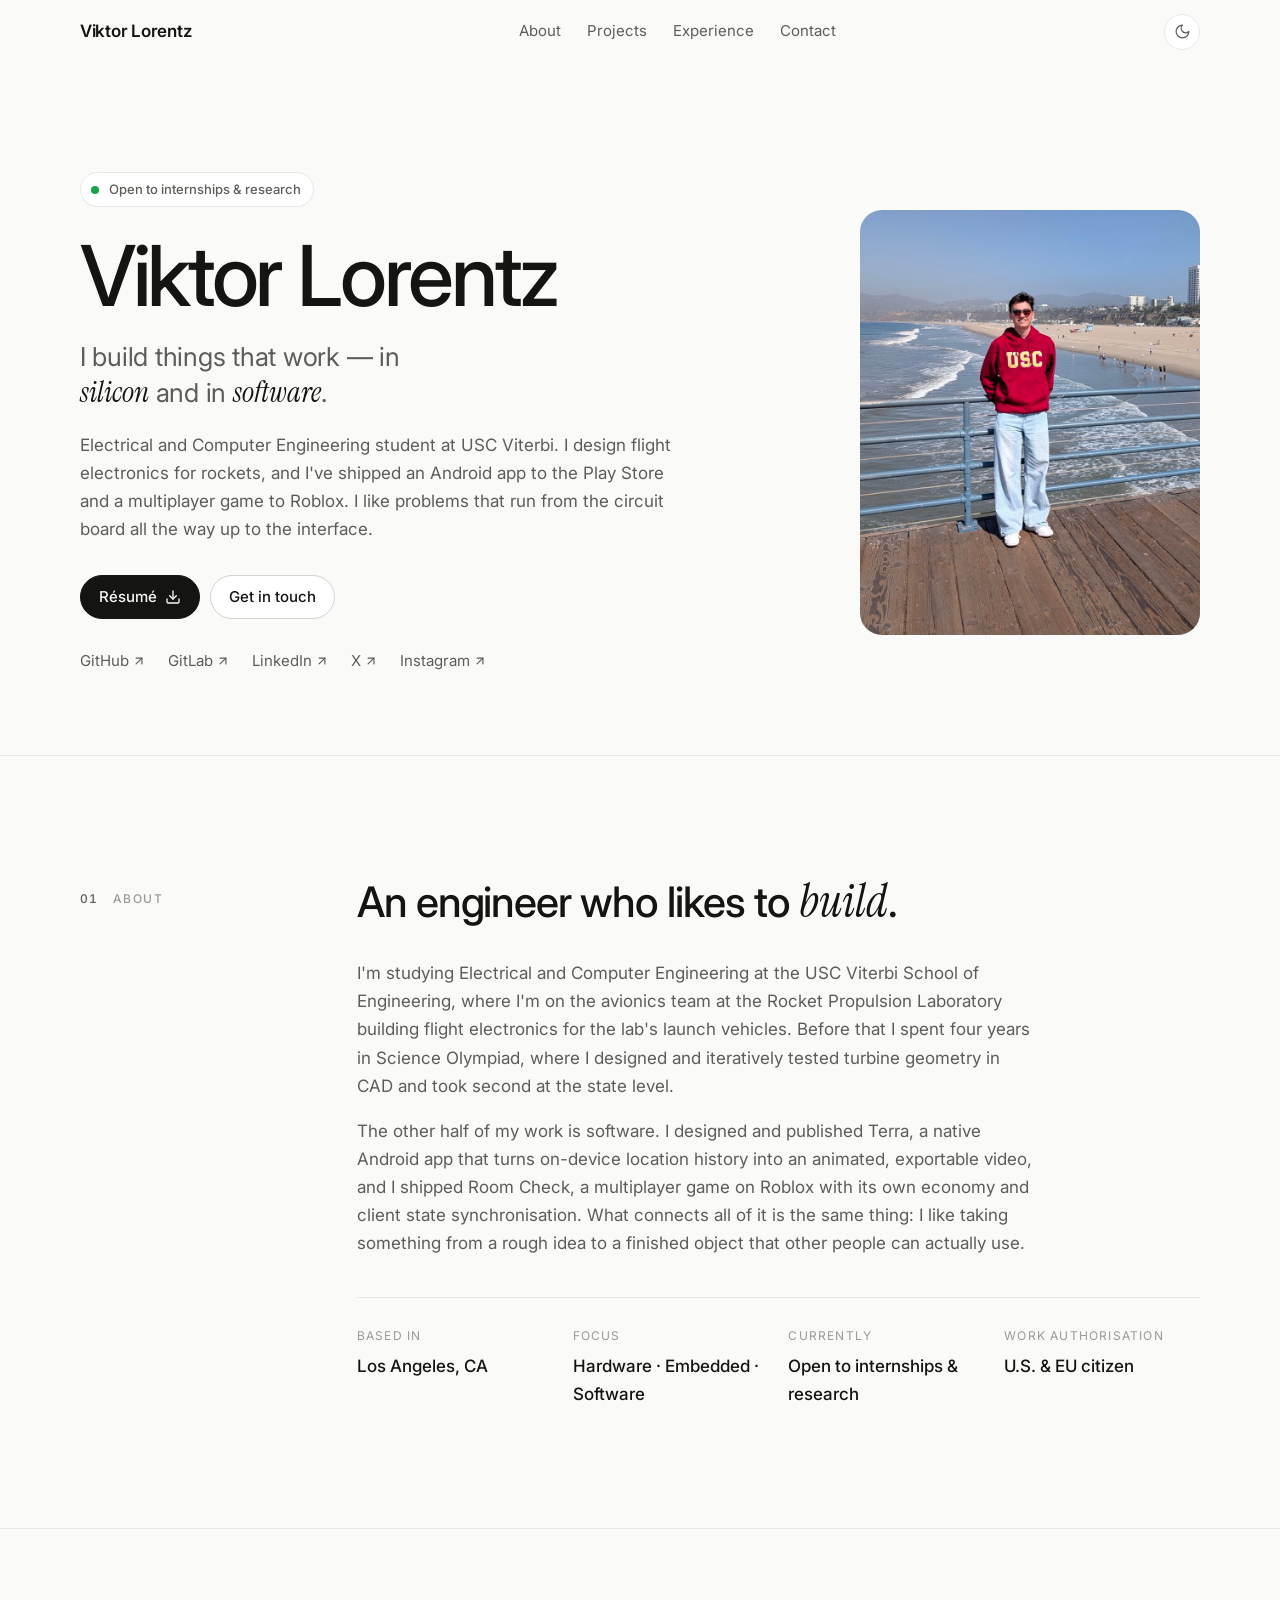
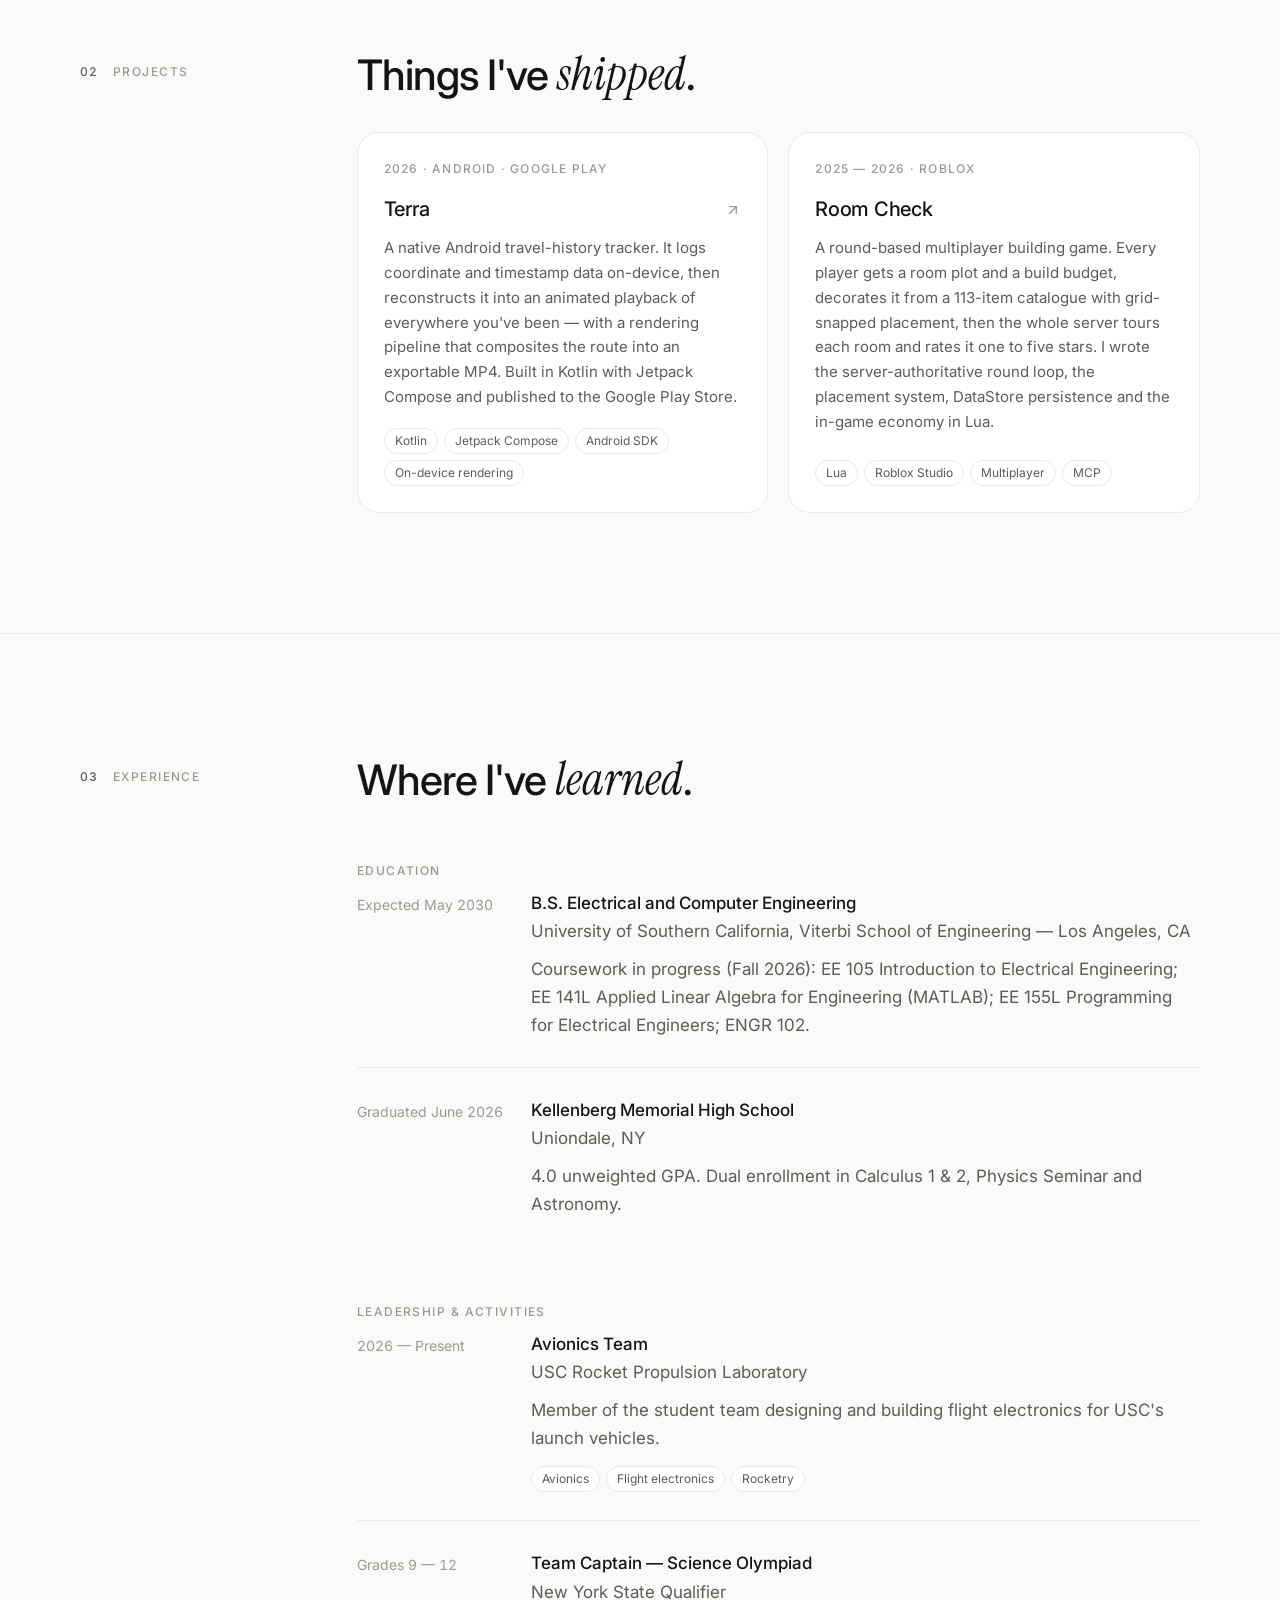
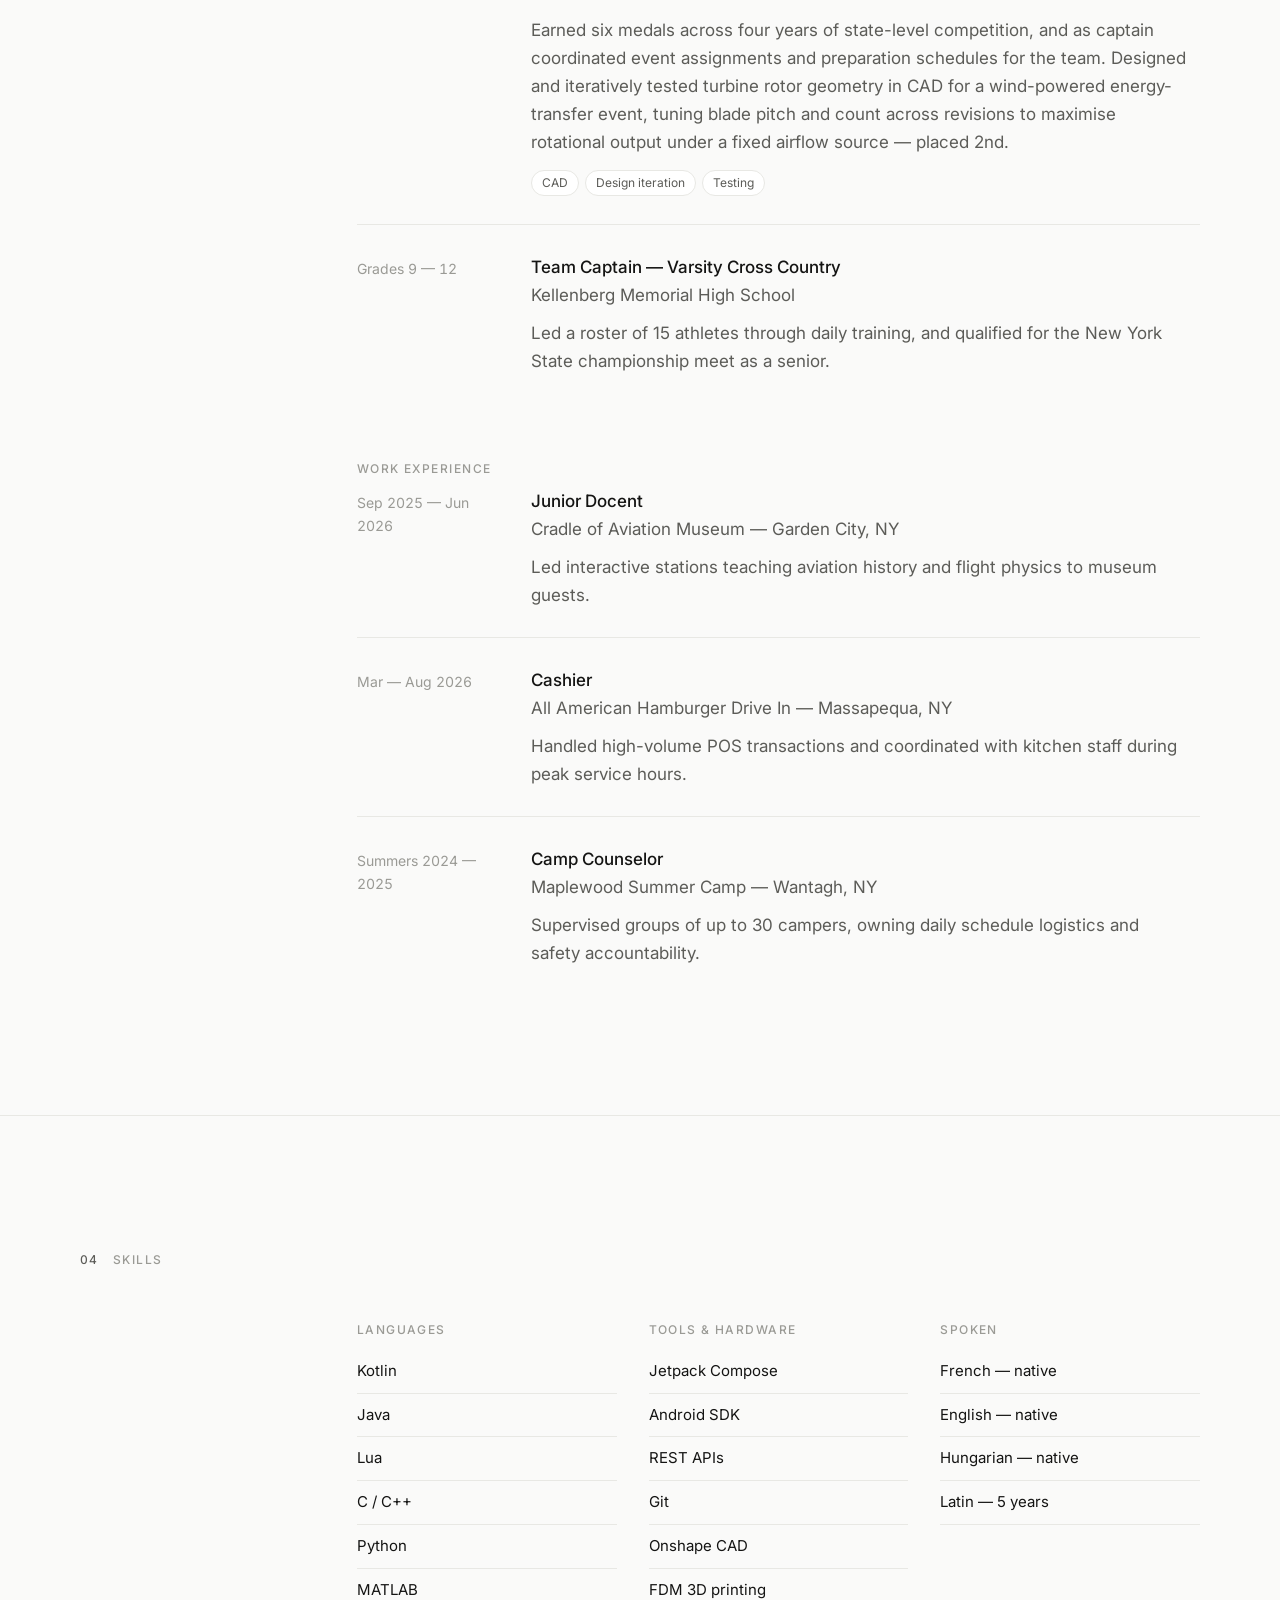
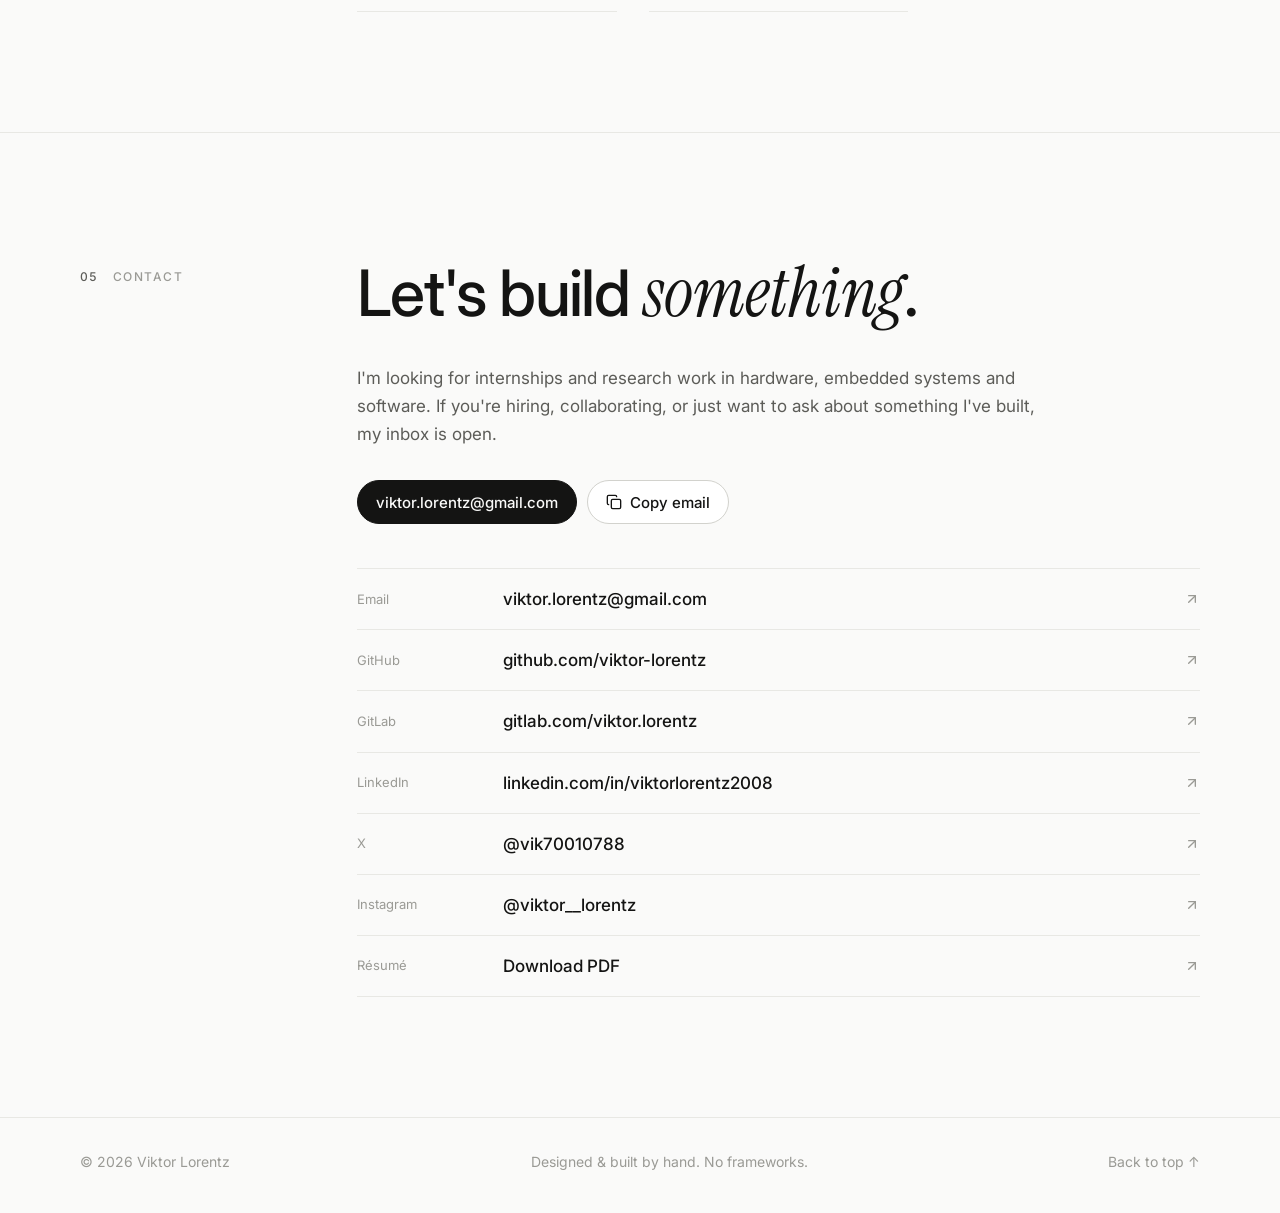
<file: index.html>
<!doctype html>
<html lang="en">
<head>
  <meta charset="utf-8">
  <meta name="viewport" content="width=device-width, initial-scale=1">

  <title>Viktor Lorentz — Electrical &amp; Computer Engineering</title>
  <meta name="description" content="Viktor Lorentz is an Electrical and Computer Engineering student at USC Viterbi working across hardware and software — flight avionics, embedded systems, and shipped applications.">
  <meta name="author" content="Viktor Lorentz">
  <meta name="theme-color" content="#fafaf9" media="(prefers-color-scheme: light)">
  <meta name="theme-color" content="#0c0c0c" media="(prefers-color-scheme: dark)">

  <link rel="canonical" href="https://viktor-lorentz.github.io/">

  <!-- Social preview card (assets/og.jpg, 1200×630) -->
  <meta property="og:type" content="website">
  <meta property="og:url" content="https://viktor-lorentz.github.io/">
  <meta property="og:title" content="Viktor Lorentz — Electrical &amp; Computer Engineering">
  <meta property="og:description" content="ECE student at USC Viterbi. Hardware, embedded systems and software that ships.">
  <meta property="og:image" content="https://viktor-lorentz.github.io/assets/og.jpg">
  <meta property="og:image:width" content="1200">
  <meta property="og:image:height" content="630">
  <meta name="twitter:card" content="summary_large_image">
  <meta name="twitter:image" content="https://viktor-lorentz.github.io/assets/og.jpg">

  <link rel="icon" href="data:image/svg+xml,%3Csvg xmlns='http://www.w3.org/2000/svg' viewBox='0 0 64 64'%3E%3Crect width='64' height='64' rx='14' fill='%23141413'/%3E%3Ctext x='32' y='43' font-family='Inter,Helvetica,Arial,sans-serif' font-size='30' font-weight='600' fill='%23ffffff' text-anchor='middle'%3EVL%3C/text%3E%3C/svg%3E">

  <link rel="preconnect" href="https://fonts.googleapis.com">
  <link rel="preconnect" href="https://fonts.gstatic.com" crossorigin>
  <link href="https://fonts.googleapis.com/css2?family=Inter:wght@400;500;600&family=Instrument+Serif:ital@0;1&display=swap" rel="stylesheet">
  <link rel="stylesheet" href="styles.css">

  <!-- Apply the saved theme before first paint so there is no flash -->
  <script>
    (function () {
      var t = null;
      try { t = localStorage.getItem('theme'); } catch (e) {}
      if (!t) t = window.matchMedia('(prefers-color-scheme: dark)').matches ? 'dark' : 'light';
      document.documentElement.setAttribute('data-theme', t);
    })();
  </script>

  <script type="application/ld+json">
  {
    "@context": "https://schema.org",
    "@type": "Person",
    "name": "Viktor Lorentz",
    "jobTitle": "Electrical and Computer Engineering Student",
    "url": "https://viktor-lorentz.github.io/",
    "image": "https://viktor-lorentz.github.io/assets/portrait.jpg",
    "email": "mailto:viktor.lorentz@gmail.com",
    "alumniOf": "University of Southern California, Viterbi School of Engineering",
    "address": { "@type": "PostalAddress", "addressLocality": "Los Angeles", "addressRegion": "CA" },
    "nationality": ["United States", "France"],
    "sameAs": [
      "https://github.com/viktor-lorentz",
      "https://gitlab.com/viktor.lorentz",
      "https://www.linkedin.com/in/viktorlorentz2008",
      "https://x.com/vik70010788",
      "https://instagram.com/viktor__lorentz"
    ]
  }
  </script>
</head>

<body id="top">
  <a class="skip" href="#main">Skip to content</a>

  <!-- ============================== NAV ============================== -->
  <header class="nav">
    <div class="container">
      <a class="brand" href="#top" aria-label="Viktor Lorentz — back to top">
        <span class="brand-full">Viktor Lorentz</span>
        <span class="brand-mono" aria-hidden="true">VL</span>
      </a>

      <nav class="nav-links" aria-label="Sections">
        <a href="#about">About</a>
        <a href="#projects">Projects</a>
        <a href="#experience">Experience</a>
        <a href="#contact">Contact</a>
      </nav>

      <div class="nav-right">
        <button class="icon-btn" type="button" data-theme-toggle aria-label="Switch to dark mode">
          <svg class="i-moon" viewBox="0 0 24 24" fill="none" stroke="currentColor" stroke-width="1.75" stroke-linecap="round" stroke-linejoin="round" aria-hidden="true"><path d="M12 3a6 6 0 0 0 9 9 9 9 0 1 1-9-9Z"/></svg>
          <svg class="i-sun" viewBox="0 0 24 24" fill="none" stroke="currentColor" stroke-width="1.75" stroke-linecap="round" stroke-linejoin="round" aria-hidden="true"><circle cx="12" cy="12" r="4"/><path d="M12 2v2"/><path d="M12 20v2"/><path d="m4.93 4.93 1.41 1.41"/><path d="m17.66 17.66 1.41 1.41"/><path d="M2 12h2"/><path d="M20 12h2"/><path d="m6.34 17.66-1.41 1.41"/><path d="m19.07 4.93-1.41 1.41"/></svg>
        </button>
      </div>
    </div>
  </header>

  <main id="main">

    <!-- ============================== HERO ============================== -->
    <section class="hero" aria-labelledby="hero-title">
      <div class="container hero-grid">
        <div class="hero-text">
          <p class="status reveal"><span class="dot" aria-hidden="true"></span>Open to internships &amp; research</p>

          <h1 id="hero-title" class="reveal">Viktor Lorentz</h1>

          <p class="lede reveal">I build things that work — in <em>silicon</em> and in <em>software</em>.</p>

          <p class="intro reveal">Electrical and Computer Engineering student at USC Viterbi. I design flight electronics for rockets, and I've shipped an Android app to the Play Store and a multiplayer game to Roblox. I like problems that run from the circuit board all the way up to the interface.</p>

          <div class="cta reveal">
            <a class="btn btn-primary" href="assets/resume.pdf" target="_blank" rel="noopener">
              Résumé
              <svg viewBox="0 0 24 24" fill="none" stroke="currentColor" stroke-width="2" stroke-linecap="round" stroke-linejoin="round" aria-hidden="true"><path d="M21 15v4a2 2 0 0 1-2 2H5a2 2 0 0 1-2-2v-4"/><path d="m7 10 5 5 5-5"/><path d="M12 15V3"/></svg>
            </a>
            <a class="btn" href="#contact">Get in touch</a>
          </div>

          <ul class="socials reveal" aria-label="Social links">
            <li><a href="https://github.com/viktor-lorentz" target="_blank" rel="noopener">GitHub<svg class="arrow" viewBox="0 0 24 24" fill="none" stroke="currentColor" stroke-width="2" stroke-linecap="round" stroke-linejoin="round" aria-hidden="true"><path d="M7 17 17 7"/><path d="M7 7h10v10"/></svg></a></li>
            <li><a href="https://gitlab.com/viktor.lorentz" target="_blank" rel="noopener">GitLab<svg class="arrow" viewBox="0 0 24 24" fill="none" stroke="currentColor" stroke-width="2" stroke-linecap="round" stroke-linejoin="round" aria-hidden="true"><path d="M7 17 17 7"/><path d="M7 7h10v10"/></svg></a></li>
            <li><a href="https://www.linkedin.com/in/viktorlorentz2008" target="_blank" rel="noopener">LinkedIn<svg class="arrow" viewBox="0 0 24 24" fill="none" stroke="currentColor" stroke-width="2" stroke-linecap="round" stroke-linejoin="round" aria-hidden="true"><path d="M7 17 17 7"/><path d="M7 7h10v10"/></svg></a></li>
            <li><a href="https://x.com/vik70010788" target="_blank" rel="noopener">X<svg class="arrow" viewBox="0 0 24 24" fill="none" stroke="currentColor" stroke-width="2" stroke-linecap="round" stroke-linejoin="round" aria-hidden="true"><path d="M7 17 17 7"/><path d="M7 7h10v10"/></svg></a></li>
            <li><a href="https://instagram.com/viktor__lorentz" target="_blank" rel="noopener">Instagram<svg class="arrow" viewBox="0 0 24 24" fill="none" stroke="currentColor" stroke-width="2" stroke-linecap="round" stroke-linejoin="round" aria-hidden="true"><path d="M7 17 17 7"/><path d="M7 7h10v10"/></svg></a></li>
          </ul>
        </div>

        <figure class="hero-media reveal">
          <img class="portrait" src="assets/portrait.jpg" alt="Viktor Lorentz" width="800" height="1000">
        </figure>
      </div>
    </section>

    <!-- ============================== ABOUT ============================== -->
    <section id="about" class="section" aria-labelledby="about-title">
      <div class="container section-grid">
        <p class="section-label reveal"><span>01</span>About</p>
        <div class="section-body">
          <h2 id="about-title" class="reveal">An engineer who likes to <em>build</em>.</h2>

          <div class="prose reveal">
            <p>I'm studying Electrical and Computer Engineering at the USC Viterbi School of Engineering, where I'm on the avionics team at the Rocket Propulsion Laboratory building flight electronics for the lab's launch vehicles. Before that I spent four years in Science Olympiad, where I designed and iteratively tested turbine geometry in CAD and took second at the state level.</p>
            <p>The other half of my work is software. I designed and published Terra, a native Android app that turns on-device location history into an animated, exportable video, and I shipped Room Check, a multiplayer game on Roblox with its own economy and client state synchronisation. What connects all of it is the same thing: I like taking something from a rough idea to a finished object that other people can actually use.</p>
          </div>

          <dl class="facts reveal">
            <div><dt>Based in</dt><dd>Los Angeles, CA</dd></div>
            <div><dt>Focus</dt><dd>Hardware · Embedded · Software</dd></div>
            <div><dt>Currently</dt><dd>Open to internships &amp; research</dd></div>
            <div><dt>Work authorisation</dt><dd>U.S. &amp; EU citizen</dd></div>
          </dl>

        </div>
      </div>
    </section>

    <!-- ============================== PROJECTS ============================== -->
    <section id="projects" class="section" aria-labelledby="projects-title">
      <div class="container section-grid">
        <p class="section-label reveal"><span>02</span>Projects</p>
        <div class="section-body">
          <h2 id="projects-title" class="reveal">Things I've <em>shipped</em>.</h2>

          <ul class="projects">
            <li class="reveal">
              <a class="card" href="https://play.google.com/store/apps/details?id=com.terra.app" target="_blank" rel="noopener">
                <p class="card-meta">2026 · Android · Google Play</p>
                <div class="card-title"><span>Terra</span><svg class="arrow" viewBox="0 0 24 24" fill="none" stroke="currentColor" stroke-width="2" stroke-linecap="round" stroke-linejoin="round" aria-hidden="true"><path d="M7 17 17 7"/><path d="M7 7h10v10"/></svg></div>
                <p class="card-desc">A native Android travel-history tracker. It logs coordinate and timestamp data on-device, then reconstructs it into an animated playback of everywhere you've been — with a rendering pipeline that composites the route into an exportable MP4. Built in Kotlin with Jetpack Compose and published to the Google Play Store.</p>
                <ul class="tags"><li>Kotlin</li><li>Jetpack Compose</li><li>Android SDK</li><li>On-device rendering</li></ul>
              </a>
            </li>

            <li class="reveal">
              <!-- EDIT ▸ Got the Roblox link? Change this <div> to
                   <a class="card" href="YOUR_URL" target="_blank" rel="noopener"> and close with </a>. -->
              <div class="card card-static">
                <p class="card-meta">2025 — 2026 · Roblox</p>
                <div class="card-title"><span>Room Check</span></div>
                <p class="card-desc">A round-based multiplayer building game. Every player gets a room plot and a build budget, decorates it from a 113-item catalogue with grid-snapped placement, then the whole server tours each room and rates it one to five stars. I wrote the server-authoritative round loop, the placement system, DataStore persistence and the in-game economy in Lua.</p>
                <ul class="tags"><li>Lua</li><li>Roblox Studio</li><li>Multiplayer</li><li>MCP</li></ul>
              </div>
            </li>
          </ul>
        </div>
      </div>
    </section>

    <!-- ============================== EXPERIENCE ============================== -->
    <section id="experience" class="section" aria-labelledby="experience-title">
      <div class="container section-grid">
        <p class="section-label reveal"><span>03</span>Experience</p>
        <div class="section-body">
          <h2 id="experience-title" class="reveal">Where I've <em>learned</em>.</h2>

          <h3 class="subhead reveal">Education</h3>
          <ol class="xp">
            <li class="xp-item reveal">
              <p class="xp-when">Expected May 2030</p>
              <div>
                <h3 class="xp-role">B.S. Electrical and Computer Engineering</h3>
                <p class="xp-org">University of Southern California, Viterbi School of Engineering — Los Angeles, CA</p>
                <p class="xp-desc">Coursework in progress (Fall 2026): EE 105 Introduction to Electrical Engineering; EE 141L Applied Linear Algebra for Engineering (MATLAB); EE 155L Programming for Electrical Engineers; ENGR 102.</p>
              </div>
            </li>
            <li class="xp-item reveal">
              <p class="xp-when">Graduated June 2026</p>
              <div>
                <h3 class="xp-role">Kellenberg Memorial High School</h3>
                <p class="xp-org">Uniondale, NY</p>
                <p class="xp-desc">4.0 unweighted GPA. Dual enrollment in Calculus 1 &amp; 2, Physics Seminar and Astronomy.</p>
              </div>
            </li>
          </ol>

          <h3 class="subhead reveal">Leadership &amp; Activities</h3>
          <ol class="xp">
            <li class="xp-item reveal">
              <p class="xp-when">2026 — Present</p>
              <div>
                <h3 class="xp-role">Avionics Team</h3>
                <p class="xp-org">USC Rocket Propulsion Laboratory</p>
                <p class="xp-desc">Member of the student team designing and building flight electronics for USC's launch vehicles.</p>
                <ul class="tags"><li>Avionics</li><li>Flight electronics</li><li>Rocketry</li></ul>
              </div>
            </li>
            <li class="xp-item reveal">
              <p class="xp-when">Grades 9 — 12</p>
              <div>
                <h3 class="xp-role">Team Captain — Science Olympiad</h3>
                <p class="xp-org">New York State Qualifier</p>
                <p class="xp-desc">Earned six medals across four years of state-level competition, and as captain coordinated event assignments and preparation schedules for the team. Designed and iteratively tested turbine rotor geometry in CAD for a wind-powered energy-transfer event, tuning blade pitch and count across revisions to maximise rotational output under a fixed airflow source — placed 2nd.</p>
                <ul class="tags"><li>CAD</li><li>Design iteration</li><li>Testing</li></ul>
              </div>
            </li>
            <li class="xp-item reveal">
              <p class="xp-when">Grades 9 — 12</p>
              <div>
                <h3 class="xp-role">Team Captain — Varsity Cross Country</h3>
                <p class="xp-org">Kellenberg Memorial High School</p>
                <p class="xp-desc">Led a roster of 15 athletes through daily training, and qualified for the New York State championship meet as a senior.</p>
              </div>
            </li>
          </ol>

          <h3 class="subhead reveal">Work Experience</h3>
          <ol class="xp">
            <li class="xp-item reveal">
              <p class="xp-when">Sep 2025 — Jun 2026</p>
              <div>
                <h3 class="xp-role">Junior Docent</h3>
                <p class="xp-org">Cradle of Aviation Museum — Garden City, NY</p>
                <p class="xp-desc">Led interactive stations teaching aviation history and flight physics to museum guests.</p>
              </div>
            </li>
            <li class="xp-item reveal">
              <p class="xp-when">Mar — Aug 2026</p>
              <div>
                <h3 class="xp-role">Cashier</h3>
                <p class="xp-org">All American Hamburger Drive In — Massapequa, NY</p>
                <p class="xp-desc">Handled high-volume POS transactions and coordinated with kitchen staff during peak service hours.</p>
              </div>
            </li>
            <li class="xp-item reveal">
              <p class="xp-when">Summers 2024 — 2025</p>
              <div>
                <h3 class="xp-role">Camp Counselor</h3>
                <p class="xp-org">Maplewood Summer Camp — Wantagh, NY</p>
                <p class="xp-desc">Supervised groups of up to 30 campers, owning daily schedule logistics and safety accountability.</p>
              </div>
            </li>
          </ol>
        </div>
      </div>
    </section>

    <!-- ============================== SKILLS ============================== -->
    <section id="skills" class="section" aria-labelledby="skills-title">
      <div class="container section-grid">
        <p class="section-label reveal"><span>04</span>Skills</p>
        <div class="section-body">
          <h2 id="skills-title" class="reveal">What I work <em>with</em>.</h2>

          <div class="skills reveal">
            <div>
              <h3>Languages</h3>
              <ul><li>Kotlin</li><li>Java</li><li>Lua</li><li>C / C++</li><li>Python</li><li>MATLAB</li></ul>
            </div>
            <div>
              <h3>Tools &amp; Hardware</h3>
              <ul><li>Jetpack Compose</li><li>Android SDK</li><li>REST APIs</li><li>Git</li><li>Onshape CAD</li><li>FDM 3D printing</li></ul>
            </div>
            <div>
              <h3>Spoken</h3>
              <ul><li>French — native</li><li>English — native</li><li>Hungarian — native</li><li>Latin — 5 years</li></ul>
            </div>
          </div>
        </div>
      </div>
    </section>

    <!-- ============================== CONTACT ============================== -->
    <section id="contact" class="section contact" aria-labelledby="contact-title">
      <div class="container section-grid">
        <p class="section-label reveal"><span>05</span>Contact</p>
        <div class="section-body">
          <h2 id="contact-title" class="reveal">Let's build <em>something</em>.</h2>
          <p class="prose reveal">I'm looking for internships and research work in hardware, embedded systems and software. If you're hiring, collaborating, or just want to ask about something I've built, my inbox is open.</p>

          <div class="cta reveal">
            <a class="btn btn-primary" href="mailto:viktor.lorentz@gmail.com">viktor.lorentz@gmail.com</a>
            <button class="btn" type="button" data-copy="viktor.lorentz@gmail.com">
              <svg class="i-copy" viewBox="0 0 24 24" fill="none" stroke="currentColor" stroke-width="2" stroke-linecap="round" stroke-linejoin="round" aria-hidden="true"><rect width="14" height="14" x="8" y="8" rx="2" ry="2"/><path d="M4 16c-1.1 0-2-.9-2-2V4c0-1.1.9-2 2-2h10c1.1 0 2 .9 2 2"/></svg>
              <svg class="i-check" viewBox="0 0 24 24" fill="none" stroke="currentColor" stroke-width="2" stroke-linecap="round" stroke-linejoin="round" aria-hidden="true"><path d="M20 6 9 17l-5-5"/></svg>
              <span>Copy email</span>
            </button>
          </div>

          <ul class="links reveal">
            <li><a href="mailto:viktor.lorentz@gmail.com"><span class="k">Email</span><span class="v">viktor.lorentz@gmail.com</span><svg class="arrow" viewBox="0 0 24 24" fill="none" stroke="currentColor" stroke-width="2" stroke-linecap="round" stroke-linejoin="round" aria-hidden="true"><path d="M7 17 17 7"/><path d="M7 7h10v10"/></svg></a></li>
            <li><a href="https://github.com/viktor-lorentz" target="_blank" rel="noopener"><span class="k">GitHub</span><span class="v">github.com/viktor-lorentz</span><svg class="arrow" viewBox="0 0 24 24" fill="none" stroke="currentColor" stroke-width="2" stroke-linecap="round" stroke-linejoin="round" aria-hidden="true"><path d="M7 17 17 7"/><path d="M7 7h10v10"/></svg></a></li>
            <li><a href="https://gitlab.com/viktor.lorentz" target="_blank" rel="noopener"><span class="k">GitLab</span><span class="v">gitlab.com/viktor.lorentz</span><svg class="arrow" viewBox="0 0 24 24" fill="none" stroke="currentColor" stroke-width="2" stroke-linecap="round" stroke-linejoin="round" aria-hidden="true"><path d="M7 17 17 7"/><path d="M7 7h10v10"/></svg></a></li>
            <li><a href="https://www.linkedin.com/in/viktorlorentz2008" target="_blank" rel="noopener"><span class="k">LinkedIn</span><span class="v">linkedin.com/in/viktorlorentz2008</span><svg class="arrow" viewBox="0 0 24 24" fill="none" stroke="currentColor" stroke-width="2" stroke-linecap="round" stroke-linejoin="round" aria-hidden="true"><path d="M7 17 17 7"/><path d="M7 7h10v10"/></svg></a></li>
            <li><a href="https://x.com/vik70010788" target="_blank" rel="noopener"><span class="k">X</span><span class="v">@vik70010788</span><svg class="arrow" viewBox="0 0 24 24" fill="none" stroke="currentColor" stroke-width="2" stroke-linecap="round" stroke-linejoin="round" aria-hidden="true"><path d="M7 17 17 7"/><path d="M7 7h10v10"/></svg></a></li>
            <li><a href="https://instagram.com/viktor__lorentz" target="_blank" rel="noopener"><span class="k">Instagram</span><span class="v">@viktor__lorentz</span><svg class="arrow" viewBox="0 0 24 24" fill="none" stroke="currentColor" stroke-width="2" stroke-linecap="round" stroke-linejoin="round" aria-hidden="true"><path d="M7 17 17 7"/><path d="M7 7h10v10"/></svg></a></li>
            <li><a href="assets/resume.pdf" target="_blank" rel="noopener"><span class="k">Résumé</span><span class="v">Download PDF</span><svg class="arrow" viewBox="0 0 24 24" fill="none" stroke="currentColor" stroke-width="2" stroke-linecap="round" stroke-linejoin="round" aria-hidden="true"><path d="M7 17 17 7"/><path d="M7 7h10v10"/></svg></a></li>
          </ul>
        </div>
      </div>
    </section>

  </main>

  <footer class="footer">
    <div class="container">
      <p>© <span data-year>2026</span> Viktor Lorentz</p>
      <p>Designed &amp; built by hand. No frameworks.</p>
      <a href="#top">Back to top ↑</a>
    </div>
  </footer>

  <script src="script.js"></script>
</body>
</html>
</file>
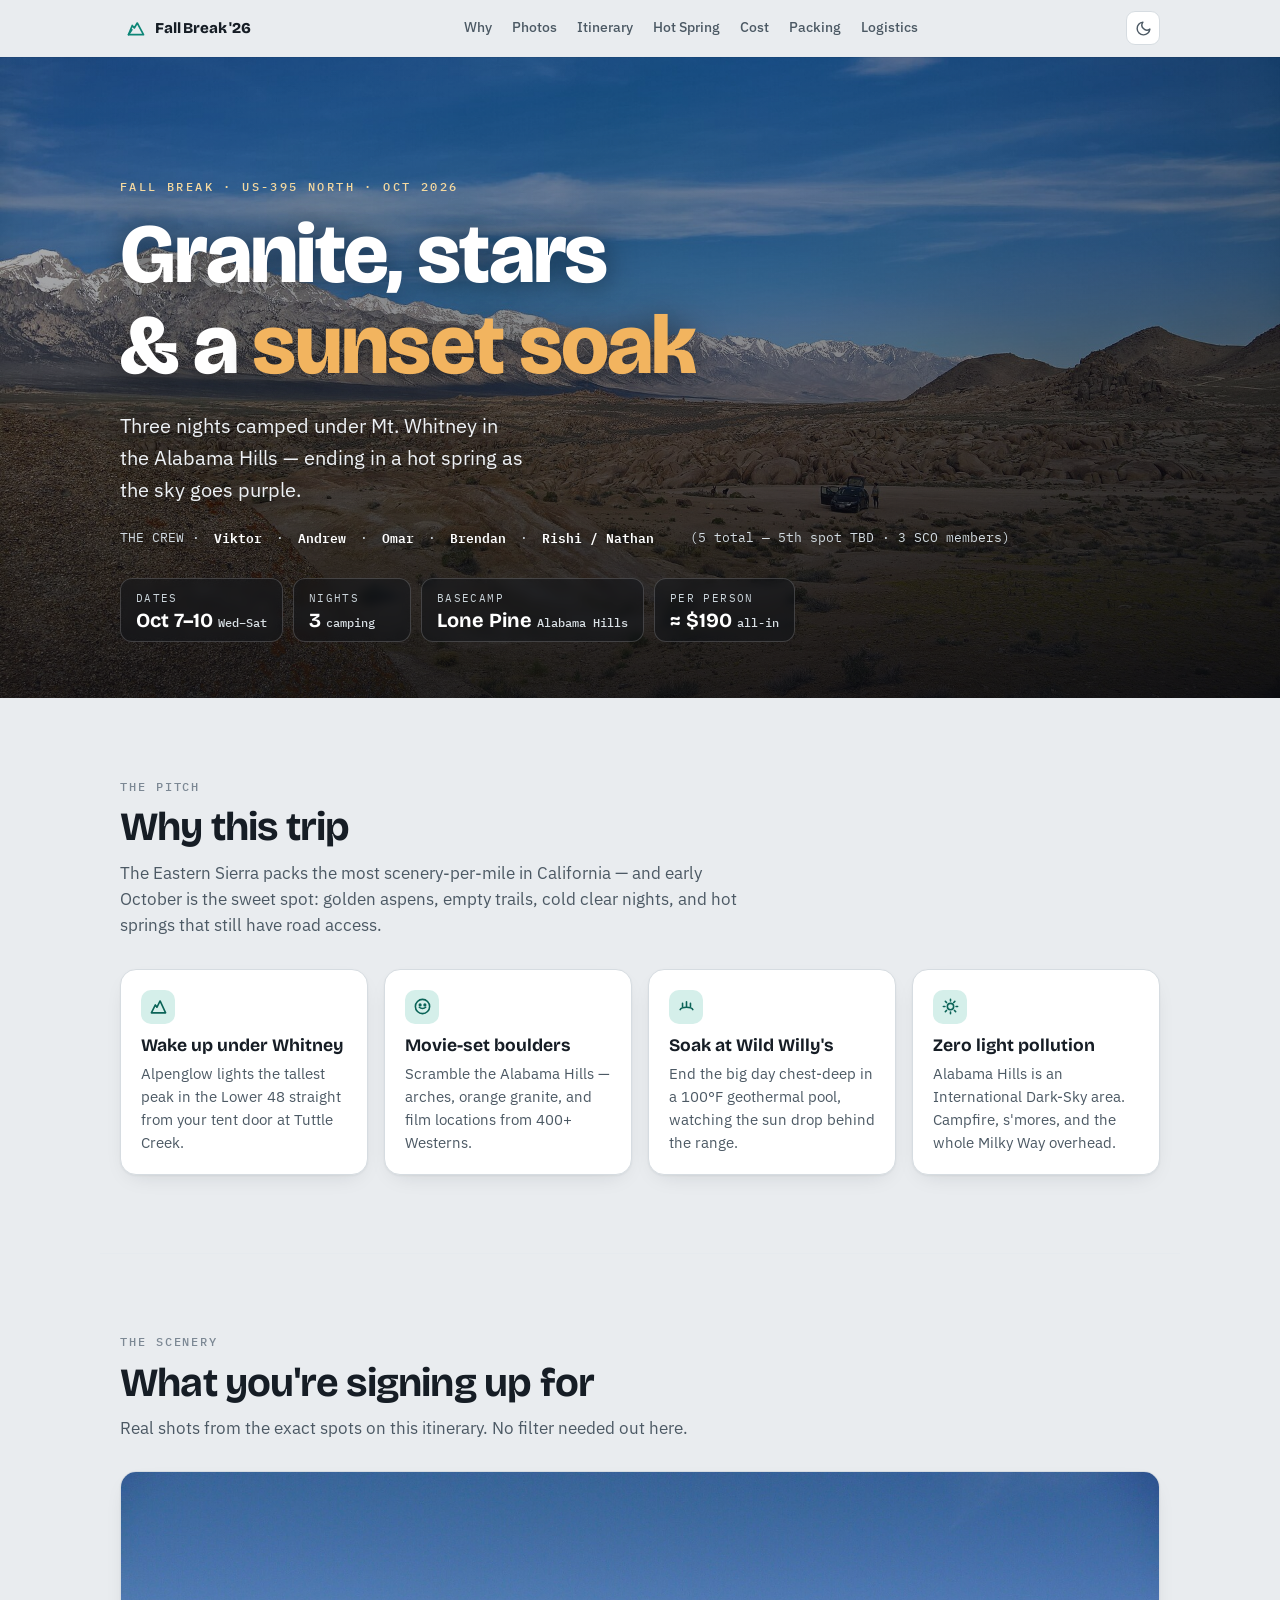
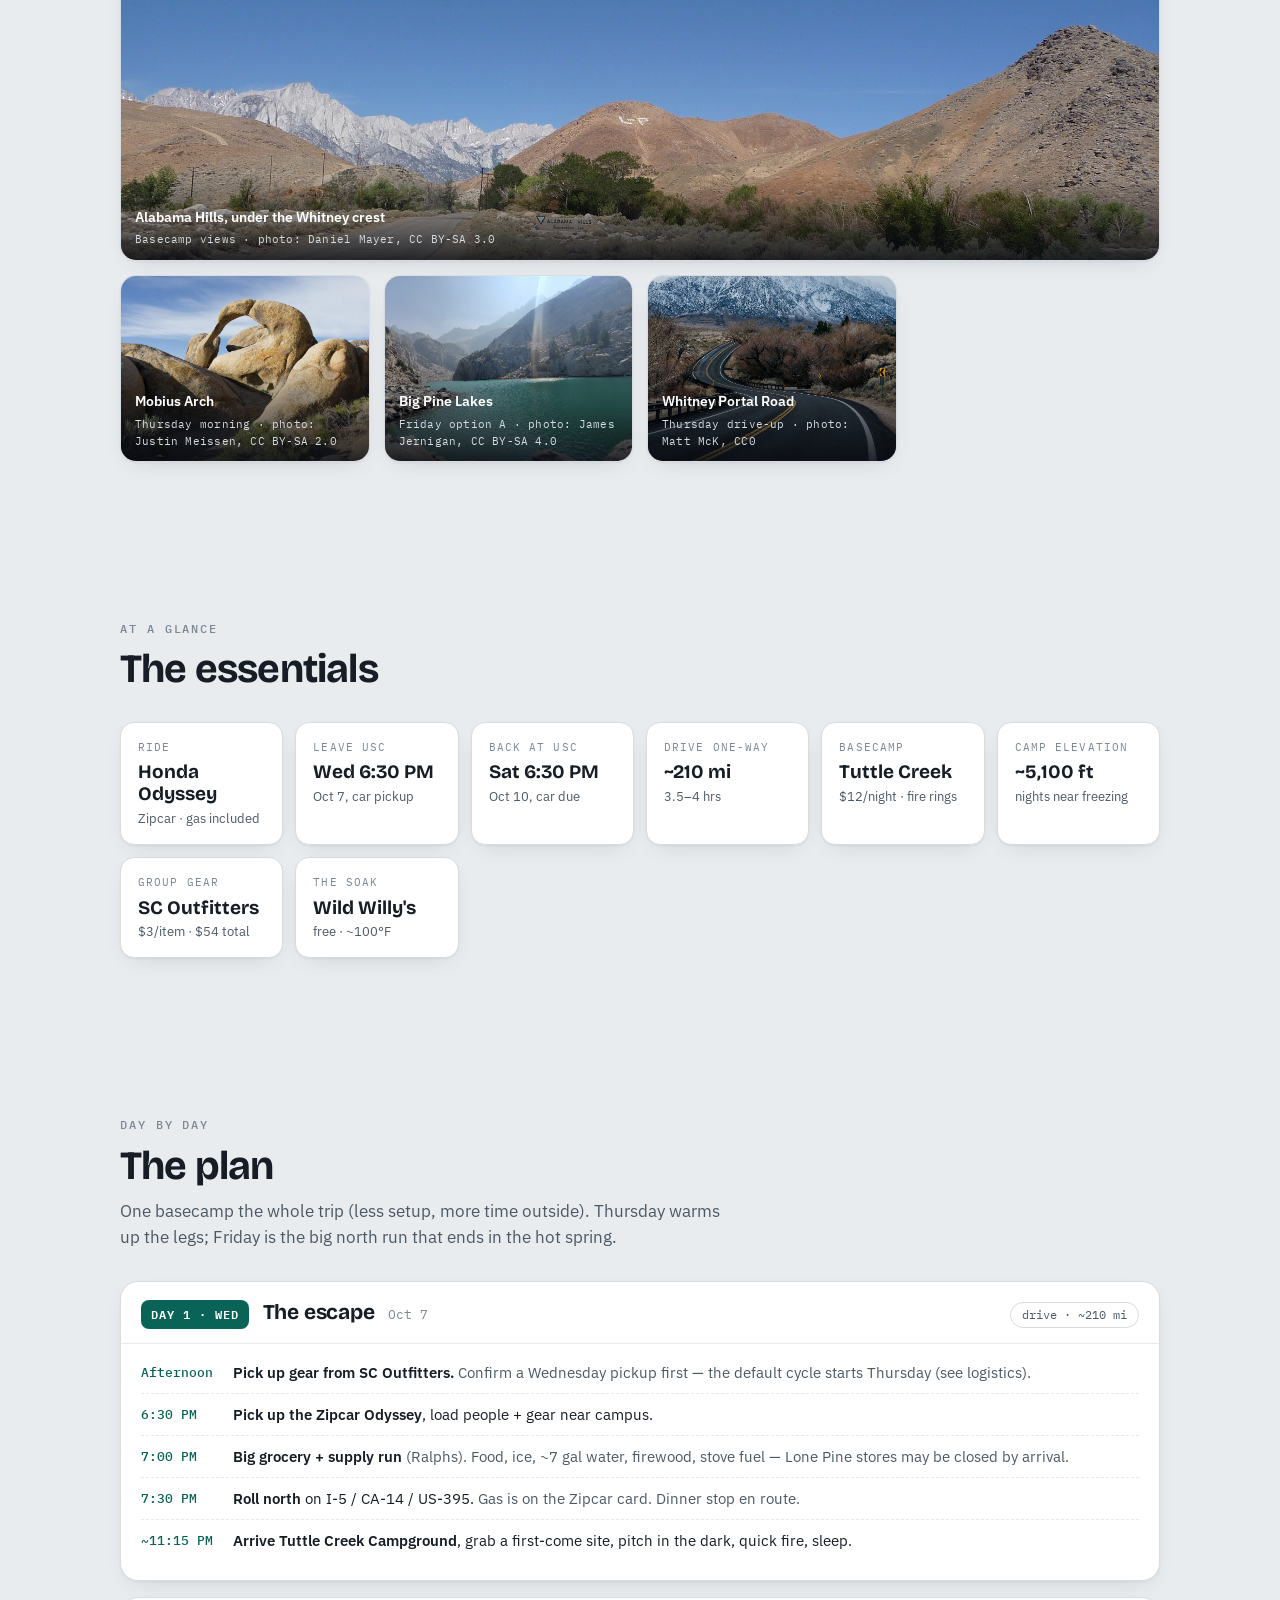
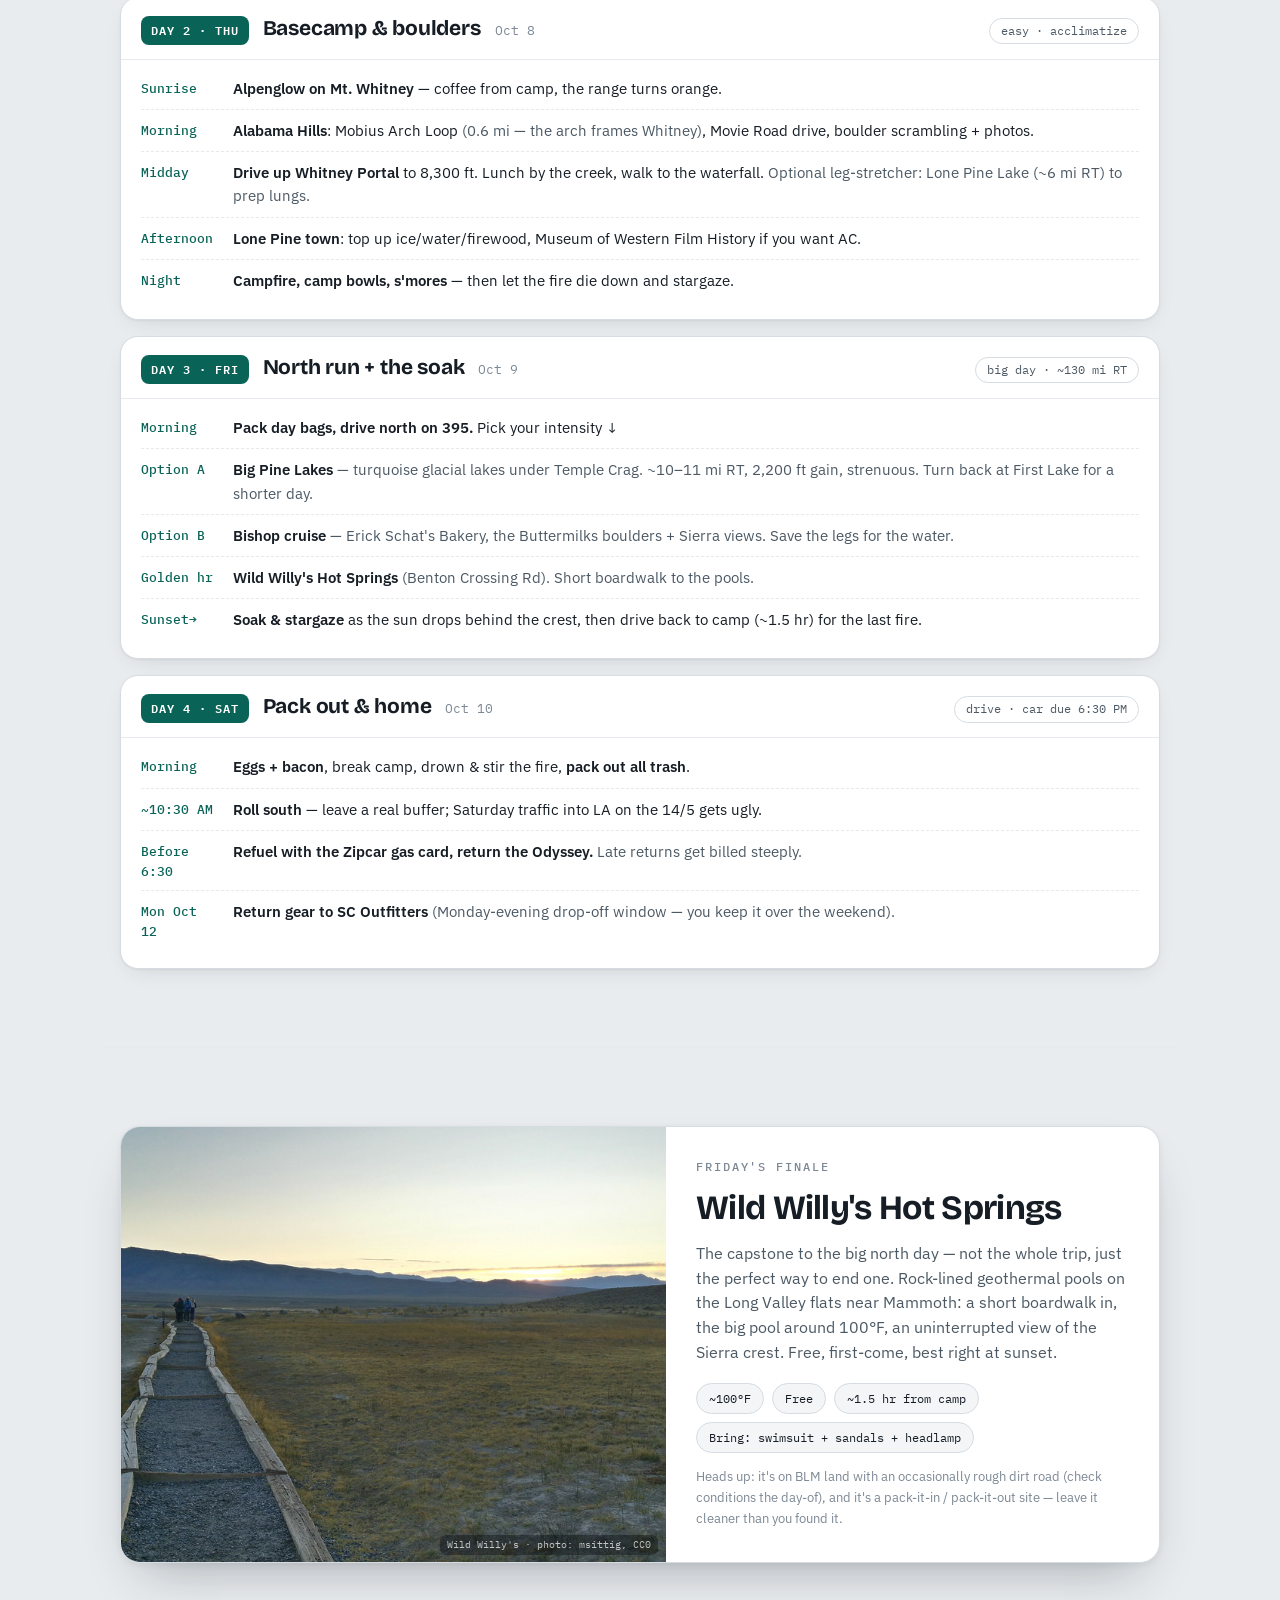
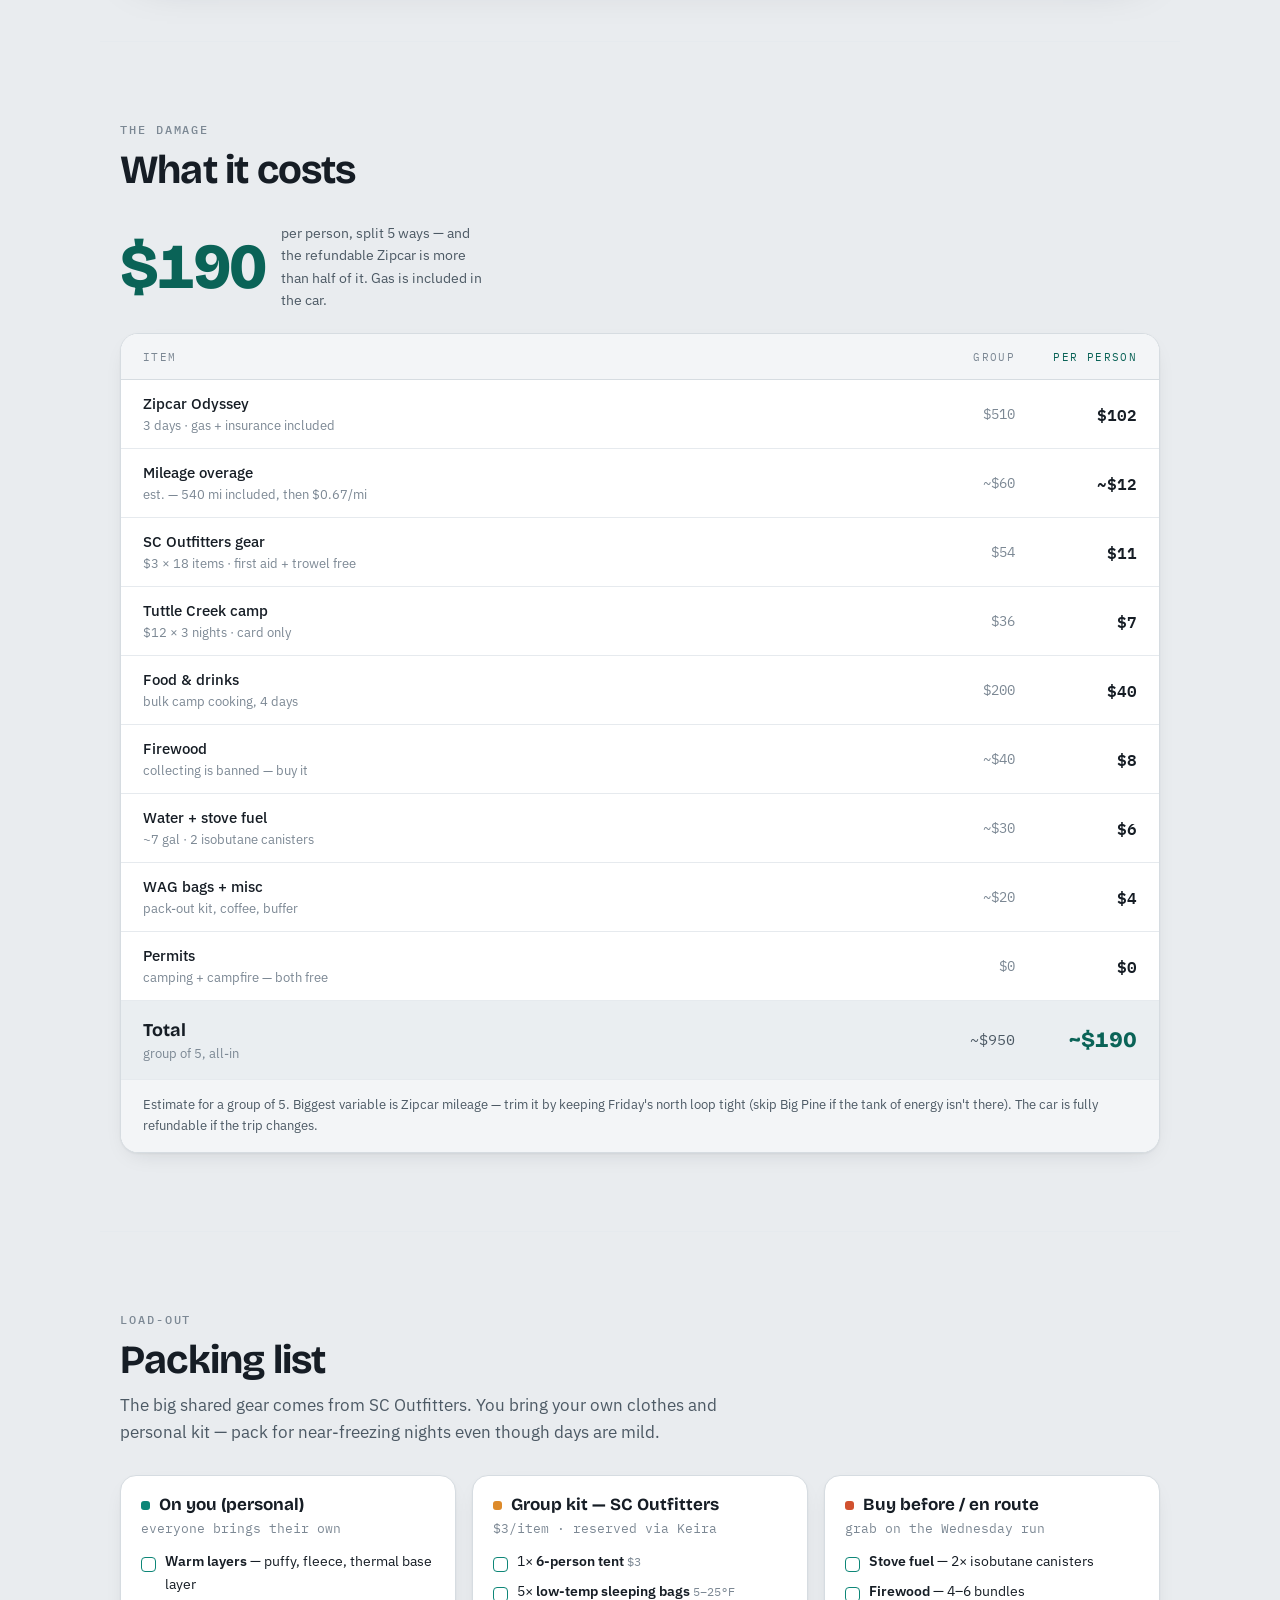
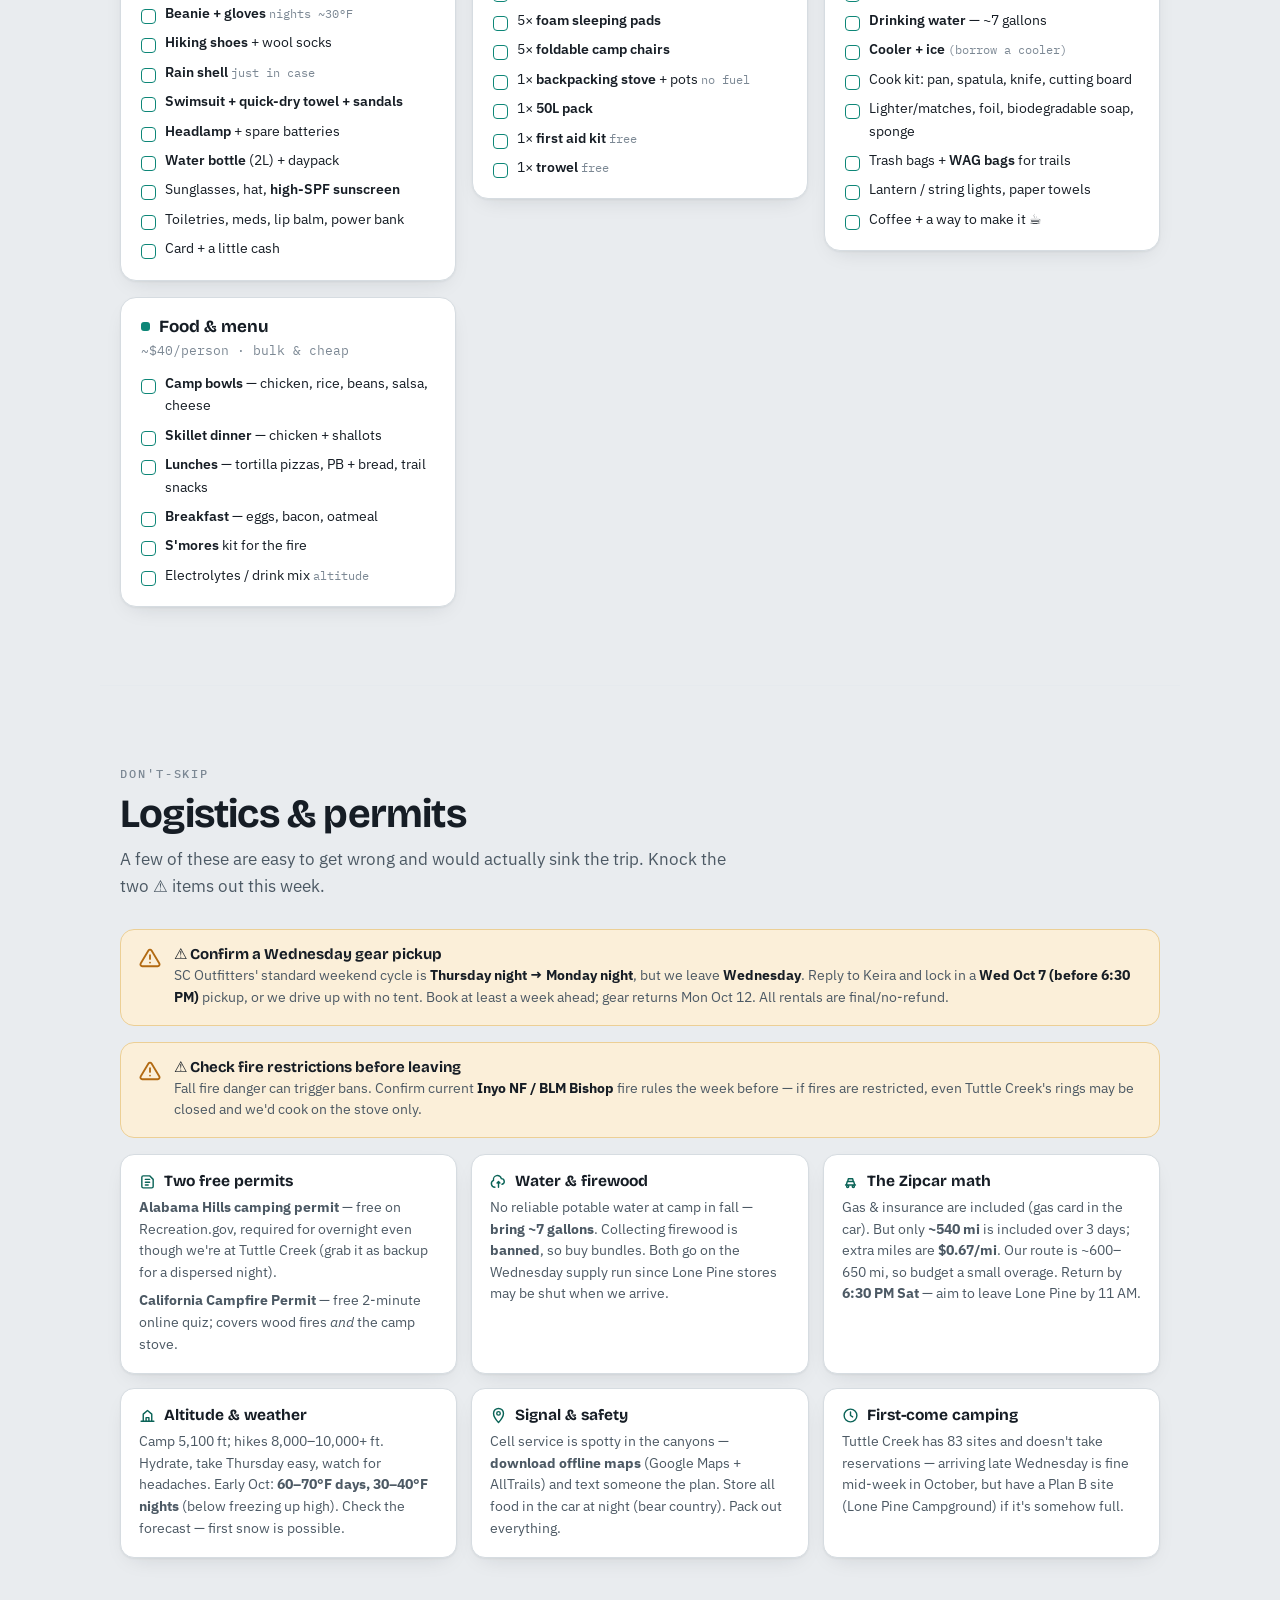
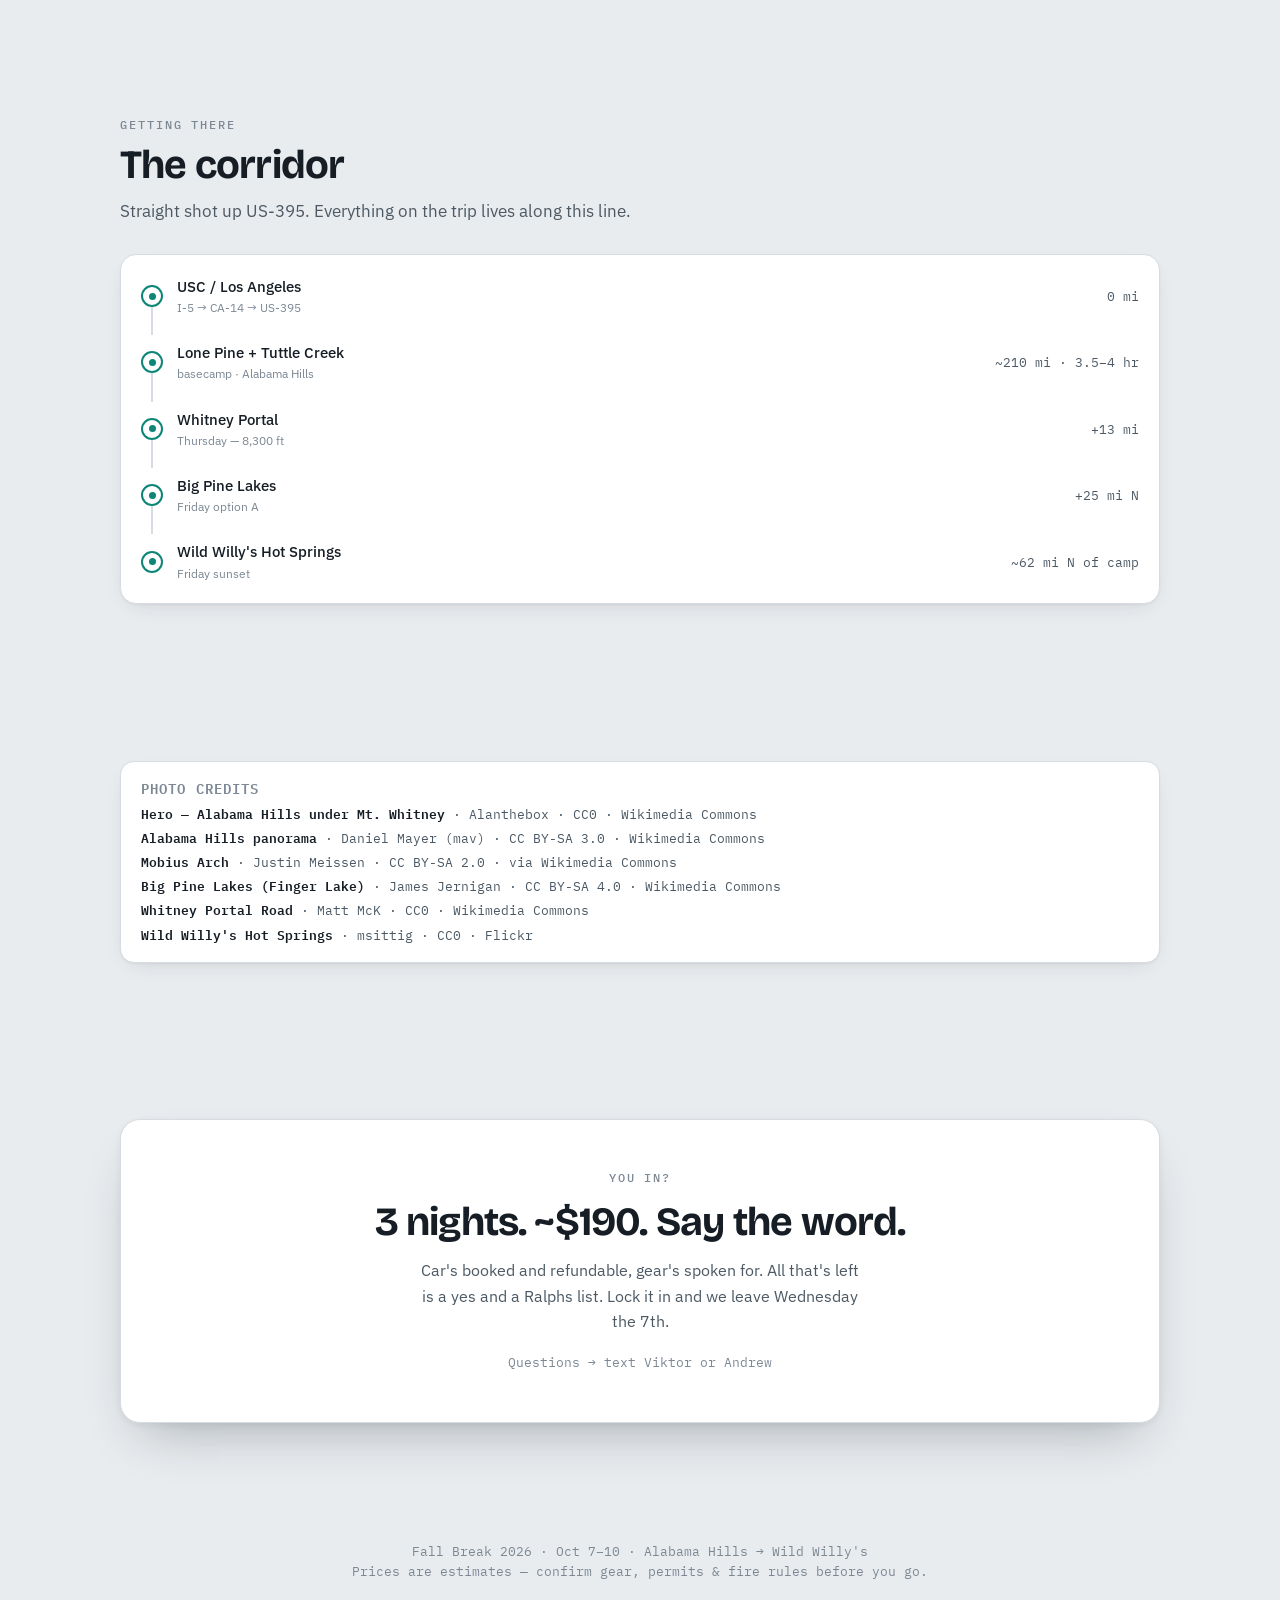
<file: fall-break-2026/index.html>
<!doctype html>
<html lang="en">
<head>
<meta charset="utf-8">
<meta name="viewport" content="width=device-width, initial-scale=1, viewport-fit=cover">
<title>Fall Break 2026</title>
<meta name="description" content="Three nights camping under Mt. Whitney in the Alabama Hills, ending in a sunset soak at Wild Willy's Hot Springs. Oct 7–10, 2026.">
<meta property="og:title" content="Fall Break 2026 — Eastern Sierra">
<meta property="og:description" content="3 nights under Mt. Whitney, ending in a sunset soak at Wild Willy's. Oct 7–10. ~$190/person. You in?">
<meta property="og:image" content="https://viktor-lorentz.github.io/fall-break-2026/images/hero-whitney.jpg">
<meta property="og:type" content="website">
<meta name="twitter:card" content="summary_large_image">
<link rel="preconnect" href="https://fonts.googleapis.com">
<link rel="preconnect" href="https://fonts.gstatic.com" crossorigin>
<link rel="stylesheet" href="https://fonts.googleapis.com/css2?family=Bricolage+Grotesque:opsz,wght@12..96,600;12..96,700;12..96,800&family=IBM+Plex+Sans:wght@400;500;600&family=IBM+Plex+Mono:wght@400;500;600&display=swap">
<style>
  :root{
    --bg:#e9ecef; --surface:#ffffff; --surface-2:#f3f5f7; --surface-3:#eaeef1;
    --ink:#161d25; --ink-2:#4c5964; --ink-3:#7c8894;
    --line:#d6dce1; --line-2:#e6eaee;
    --teal:#0d8677; --teal-deep:#0a6357; --teal-soft:#d5efea;
    --sun:#dd8a2a; --alpen:#d1512f; --star:#c99320;
    --warn:#b26a12; --warn-bg:#fbefd9; --warn-line:#eccf95;
    --shadow:0 1px 2px rgba(20,30,40,.05), 0 8px 24px -12px rgba(20,30,40,.18);
    --shadow-lg:0 2px 6px rgba(20,30,40,.06), 0 26px 50px -22px rgba(20,30,40,.32);
    --maxw:1080px;
    --sans:"IBM Plex Sans",system-ui,-apple-system,Segoe UI,Roboto,sans-serif;
    --disp:"Bricolage Grotesque","IBM Plex Sans",system-ui,sans-serif;
    --mono:"IBM Plex Mono",ui-monospace,SFMono-Regular,Menlo,monospace;
    color-scheme:light dark;
  }
  @media (prefers-color-scheme:dark){
    :root:not([data-theme="light"]){
      --bg:#0f1319; --surface:#171c24; --surface-2:#1e242e; --surface-3:#252c37;
      --ink:#eef2f6; --ink-2:#a6b4c0; --ink-3:#74838f;
      --line:#2a323d; --line-2:#232a33;
      --teal:#2cbaa7; --teal-deep:#22a595; --teal-soft:#123029;
      --sun:#eba13a; --alpen:#ef6f4c; --star:#f2c352;
      --warn:#e7ac52; --warn-bg:#2a2216; --warn-line:#4a3c22;
      --shadow:0 1px 2px rgba(0,0,0,.4), 0 10px 30px -14px rgba(0,0,0,.6);
      --shadow-lg:0 2px 8px rgba(0,0,0,.45), 0 30px 60px -26px rgba(0,0,0,.75);
    }
  }
  :root[data-theme="dark"]{
    --bg:#0f1319; --surface:#171c24; --surface-2:#1e242e; --surface-3:#252c37;
    --ink:#eef2f6; --ink-2:#a6b4c0; --ink-3:#74838f;
    --line:#2a323d; --line-2:#232a33;
    --teal:#2cbaa7; --teal-deep:#22a595; --teal-soft:#123029;
    --sun:#eba13a; --alpen:#ef6f4c; --star:#f2c352;
    --warn:#e7ac52; --warn-bg:#2a2216; --warn-line:#4a3c22;
    --shadow:0 1px 2px rgba(0,0,0,.4), 0 10px 30px -14px rgba(0,0,0,.6);
    --shadow-lg:0 2px 8px rgba(0,0,0,.45), 0 30px 60px -26px rgba(0,0,0,.75);
  }

  *{box-sizing:border-box}
  html{scroll-padding-top:64px}
  body{margin:0;background:var(--bg);color:var(--ink);font-family:var(--sans);
    font-size:16px;line-height:1.6;-webkit-font-smoothing:antialiased;text-rendering:optimizeLegibility}
  img{max-width:100%;display:block}
  .wrap{max-width:var(--maxw);margin:0 auto;padding-inline:20px}
  h1,h2,h3,h4{font-family:var(--disp);font-weight:700;line-height:1.08;text-wrap:balance;margin:0}
  p{margin:0}
  a{color:var(--teal-deep);text-underline-offset:3px;text-decoration-thickness:1px}
  :root[data-theme="dark"] a{color:var(--teal)}
  @media(prefers-color-scheme:dark){:root:not([data-theme="light"]) a{color:var(--teal)}}
  .mono{font-family:var(--mono)}
  .tnum{font-variant-numeric:tabular-nums}
  .eyebrow{font-family:var(--mono);font-size:12px;font-weight:500;letter-spacing:.16em;
    text-transform:uppercase;color:var(--ink-3)}

  /* ---------- top bar ---------- */
  .topbar{position:sticky;top:0;z-index:50;
    background:color-mix(in srgb,var(--bg) 84%,transparent);
    backdrop-filter:blur(10px);-webkit-backdrop-filter:blur(10px);
    border-bottom:1px solid var(--line-2)}
  .topbar .row{display:flex;align-items:center;gap:16px;justify-content:space-between;
    padding-block:11px}
  .brand{display:flex;align-items:center;gap:9px;font-family:var(--disp);font-weight:800;
    font-size:15px;letter-spacing:-.01em;background:none;border:0;color:var(--ink);cursor:pointer}
  .brand svg{width:20px;height:20px;flex:none;color:var(--teal)}
  .navlinks{display:flex;gap:20px;align-items:center}
  .navlinks a{color:var(--ink-2);text-decoration:none;font-size:13.5px;font-weight:500}
  .navlinks a:hover{color:var(--ink)}
  .ttoggle{display:inline-grid;place-items:center;width:34px;height:34px;border-radius:9px;
    border:1px solid var(--line);background:var(--surface);color:var(--ink-2);cursor:pointer}
  .ttoggle:hover{color:var(--ink);border-color:var(--ink-3)}
  .ttoggle svg{width:17px;height:17px}
  @media(max-width:720px){.navlinks{display:none}}

  /* ---------- hero (photo) ---------- */
  .hero{position:relative;isolation:isolate;background:#0c0e16;border-bottom:1px solid var(--line-2)}
  .hero-photo{position:absolute;inset:0;z-index:0;
    background-image:linear-gradient(172deg, rgba(10,12,20,.22), rgba(10,12,20,.5) 52%, rgba(8,10,16,.9)),
      url('images/hero-whitney.jpg');
    background-size:cover;background-position:center 44%}
  .hero-inner{position:relative;z-index:1;max-width:var(--maxw);margin:0 auto;
    padding:120px 20px 56px;min-height:540px;display:flex;flex-direction:column;justify-content:flex-end}
  .hero .kicker{color:#f4d9a0;letter-spacing:.2em}
  .hero h1{color:#fff;font-size:clamp(40px,8.6vw,84px);font-weight:800;letter-spacing:-.02em;
    margin:14px 0 0;text-shadow:0 2px 30px rgba(0,0,0,.5)}
  .hero h1 em{font-style:normal;color:#f2b45f}
  .hero .lede{color:#eef2f6;max-width:34ch;font-size:clamp(16px,2.4vw,20px);margin-top:18px;
    text-shadow:0 1px 16px rgba(0,0,0,.6)}
  .hero .crew{margin-top:22px;font-family:var(--mono);font-size:13px;color:#d3dce2;
    display:flex;flex-wrap:wrap;gap:8px 14px;align-items:center;text-shadow:0 1px 10px rgba(0,0,0,.6)}
  .hero .crew b{color:#fff;font-weight:600}
  .hechips{display:flex;flex-wrap:wrap;gap:10px;margin-top:30px}
  .hechip{background:rgba(14,18,24,.5);border:1px solid rgba(255,255,255,.18);
    backdrop-filter:blur(4px);color:#fff;border-radius:12px;padding:11px 15px;min-width:118px}
  .hechip .k{font-family:var(--mono);font-size:10.5px;letter-spacing:.13em;text-transform:uppercase;
    color:#cbd5db}
  .hechip .v{font-family:var(--disp);font-weight:700;font-size:20px;margin-top:3px;line-height:1}
  .hechip .v small{font-size:12px;font-weight:500;color:#dae1e6;font-family:var(--mono)}

  /* ---------- sections ---------- */
  section{padding-block:clamp(46px,7vw,78px)}
  .sec-head{display:flex;flex-direction:column;gap:10px;margin-bottom:30px;max-width:62ch}
  .sec-head h2{font-size:clamp(26px,4.4vw,40px);letter-spacing:-.02em}
  .sec-head p{color:var(--ink-2);font-size:16.5px}
  .divide{height:1px;background:var(--line-2);max-width:var(--maxw);margin:0 auto}

  /* pitch cards */
  .pitch{display:grid;grid-template-columns:repeat(auto-fit,minmax(215px,1fr));gap:16px}
  .pcard{background:var(--surface);border:1px solid var(--line);border-radius:16px;padding:20px;
    box-shadow:var(--shadow)}
  .pcard .ic{width:34px;height:34px;border-radius:10px;display:grid;place-items:center;
    background:var(--teal-soft);color:var(--teal-deep);margin-bottom:13px}
  :root[data-theme="dark"] .pcard .ic{color:var(--teal)}
  @media(prefers-color-scheme:dark){:root:not([data-theme="light"]) .pcard .ic{color:var(--teal)}}
  .pcard .ic svg{width:19px;height:19px}
  .pcard h3{font-size:17.5px;margin-bottom:6px}
  .pcard p{color:var(--ink-2);font-size:14.5px}

  /* gallery */
  .gallery{display:grid;grid-template-columns:repeat(auto-fit,minmax(230px,1fr));gap:14px}
  .shot{position:relative;margin:0;border-radius:16px;overflow:hidden;border:1px solid var(--line);
    box-shadow:var(--shadow);background:var(--surface-2);aspect-ratio:4/3}
  .shot.wide{grid-column:1/-1;aspect-ratio:24/9}
  .shot img{width:100%;height:100%;object-fit:cover}
  .shot figcaption{position:absolute;left:0;right:0;bottom:0;padding:30px 14px 12px;color:#fff;
    font-size:13.5px;font-weight:600;background:linear-gradient(transparent, rgba(8,10,16,.85))}
  .shot figcaption small{display:block;font-weight:400;font-family:var(--mono);font-size:10.5px;
    color:#d3dce2;margin-top:3px;letter-spacing:.02em}
  @media(max-width:520px){.shot{aspect-ratio:3/2}.shot.wide{aspect-ratio:16/9}}

  /* quick facts */
  .facts{display:grid;grid-template-columns:repeat(auto-fit,minmax(150px,1fr));gap:12px}
  .fact{background:var(--surface);border:1px solid var(--line);border-radius:14px;padding:16px 17px;
    box-shadow:var(--shadow)}
  .fact .k{font-family:var(--mono);font-size:11px;letter-spacing:.1em;text-transform:uppercase;
    color:var(--ink-3)}
  .fact .v{font-family:var(--disp);font-weight:700;font-size:19px;margin-top:5px;line-height:1.15}
  .fact .s{font-size:12.5px;color:var(--ink-2);margin-top:3px}

  /* itinerary */
  .days{display:flex;flex-direction:column;gap:16px}
  .day{background:var(--surface);border:1px solid var(--line);border-radius:18px;overflow:hidden;
    box-shadow:var(--shadow)}
  .day-top{display:flex;flex-wrap:wrap;align-items:baseline;gap:8px 14px;padding:18px 20px 14px;
    border-bottom:1px solid var(--line-2)}
  .day-badge{font-family:var(--mono);font-size:12px;font-weight:600;letter-spacing:.08em;
    text-transform:uppercase;color:#fff;background:var(--teal-deep);padding:5px 10px;border-radius:8px}
  :root[data-theme="dark"] .day-badge{background:var(--teal-deep);color:#04140f}
  .day-top h3{font-size:21px;letter-spacing:-.01em}
  .day-top .date{font-family:var(--mono);font-size:13px;color:var(--ink-3)}
  .day-top .tag{margin-left:auto;font-family:var(--mono);font-size:11.5px;color:var(--ink-2);
    border:1px solid var(--line);border-radius:999px;padding:3px 11px;white-space:nowrap}
  .rows{padding:8px 20px 18px}
  .trow{display:grid;grid-template-columns:78px 1fr;gap:14px;padding:9px 0;
    border-bottom:1px dashed var(--line-2)}
  .trow:last-child{border-bottom:0}
  .trow .t{font-family:var(--mono);font-size:12.5px;color:var(--teal-deep);font-weight:500;padding-top:1px}
  :root[data-theme="dark"] .trow .t{color:var(--teal)}
  @media(prefers-color-scheme:dark){:root:not([data-theme="light"]) .trow .t{color:var(--teal)}}
  .trow .d{font-size:14.5px;color:var(--ink)}
  .trow .d b{font-weight:600}
  .trow .d span{color:var(--ink-2)}
  @media(max-width:520px){.trow{grid-template-columns:64px 1fr;gap:11px}}

  /* hot spring feature */
  .spring{display:grid;grid-template-columns:1.05fr .95fr;gap:0;border:1px solid var(--line);
    border-radius:20px;overflow:hidden;box-shadow:var(--shadow-lg);background:var(--surface)}
  .spring-art{position:relative;min-height:300px}
  .spring-art img{position:absolute;inset:0;width:100%;height:100%;object-fit:cover}
  .spring-art .cred{position:absolute;right:8px;bottom:7px;z-index:2;font-family:var(--mono);
    font-size:10px;color:rgba(255,255,255,.72);background:rgba(8,10,16,.4);padding:2px 7px;border-radius:6px}
  .spring-body{padding:30px 30px 32px;display:flex;flex-direction:column;gap:14px;justify-content:center}
  .spring-body h2{font-size:clamp(24px,3.4vw,34px);letter-spacing:-.02em}
  .spring-body p{color:var(--ink-2);font-size:15.5px}
  .spring-facts{display:flex;flex-wrap:wrap;gap:8px;margin-top:4px}
  .sfact{font-family:var(--mono);font-size:12px;color:var(--ink);background:var(--surface-2);
    border:1px solid var(--line);border-radius:999px;padding:5px 12px}
  @media(max-width:760px){.spring{grid-template-columns:1fr}.spring-art{min-height:230px}}

  /* cost table */
  .costcard{background:var(--surface);border:1px solid var(--line);border-radius:18px;
    box-shadow:var(--shadow);overflow:hidden}
  .costhead,.crow{display:grid;grid-template-columns:1fr 96px 108px;align-items:center;
    gap:14px;padding-inline:22px}
  .costhead{height:46px;background:var(--surface-2);border-bottom:1px solid var(--line)}
  .ch-item,.ch-num{font-family:var(--mono);font-size:10.5px;letter-spacing:.13em;
    text-transform:uppercase;color:var(--ink-3)}
  .ch-num{text-align:right}
  .ch-num.pp{color:var(--teal-deep)}
  .crow{padding-block:15px;border-bottom:1px solid var(--line-2)}
  .crow:hover{background:var(--surface-2)}
  .ci{display:flex;flex-direction:column;gap:3px;min-width:0}
  .ci-name{font-size:15px;font-weight:500;line-height:1.25}
  .ci-sub{font-size:12.5px;color:var(--ink-3);line-height:1.3}
  .cn{font-family:var(--mono);font-variant-numeric:tabular-nums;text-align:right;
    font-size:14px;color:var(--ink-3)}
  .cn.pp{font-size:16px;font-weight:600;color:var(--ink)}
  .crow.total{background:var(--surface-3);border-bottom:0;padding-block:18px}
  .crow.total .ci-name{font-family:var(--disp);font-weight:700;font-size:18px}
  .crow.total .cn{font-size:15px;color:var(--ink-2)}
  .crow.total .cn.pp{font-family:var(--disp);font-weight:800;font-size:22px;color:var(--teal-deep)}
  .costnote{padding:15px 22px;font-size:13px;color:var(--ink-2);background:var(--surface-2);
    border-top:1px solid var(--line-2)}
  :root[data-theme="dark"] .ch-num.pp,:root[data-theme="dark"] .crow.total .cn.pp{color:var(--teal)}
  @media(prefers-color-scheme:dark){:root:not([data-theme="light"]) .ch-num.pp,
    :root:not([data-theme="light"]) .crow.total .cn.pp{color:var(--teal)}}
  @media(max-width:520px){
    .costhead,.crow{grid-template-columns:1fr 62px 74px;gap:8px;padding-inline:15px}
    .cn{font-size:13px}.cn.pp{font-size:14.5px}.ci-name{font-size:14px}.ci-sub{font-size:11.5px}
    .crow.total .cn.pp{font-size:18px}.costnote{padding-inline:15px}
  }

  .bignum{display:flex;flex-wrap:wrap;align-items:center;gap:16px;margin-bottom:22px}
  .bignum .amt{font-family:var(--disp);font-weight:800;font-size:clamp(42px,9vw,64px);
    letter-spacing:-.03em;line-height:.9;color:var(--teal-deep)}
  :root[data-theme="dark"] .bignum .amt{color:var(--teal)}
  @media(prefers-color-scheme:dark){:root:not([data-theme="light"]) .bignum .amt{color:var(--teal)}}
  .bignum .lab{font-size:14px;color:var(--ink-2);max-width:26ch}

  /* columns (packing) */
  .cols{display:grid;grid-template-columns:repeat(auto-fit,minmax(250px,1fr));gap:16px;align-items:start}
  .col{background:var(--surface);border:1px solid var(--line);border-radius:16px;padding:20px;
    box-shadow:var(--shadow)}
  .col h3{font-size:17px;display:flex;align-items:center;gap:9px;margin-bottom:4px}
  .col h3 .dot{width:9px;height:9px;border-radius:3px;background:var(--teal);flex:none}
  .col h3 .dot.sun{background:var(--sun)} .col h3 .dot.alp{background:var(--alpen)}
  .col .cap{font-size:12.5px;color:var(--ink-3);margin-bottom:12px;font-family:var(--mono)}
  ul.check{list-style:none;margin:0;padding:0;display:flex;flex-direction:column;gap:7px}
  ul.check li{position:relative;padding-left:24px;font-size:14px;color:var(--ink)}
  ul.check li::before{content:"";position:absolute;left:0;top:7px;width:13px;height:13px;
    border:1.5px solid var(--teal);border-radius:4px}
  ul.check li b{font-weight:600}
  ul.check li span{color:var(--ink-3);font-family:var(--mono);font-size:11.5px}

  /* logistics / warnings */
  .logs{display:grid;grid-template-columns:repeat(auto-fit,minmax(260px,1fr));gap:14px}
  .log{background:var(--surface);border:1px solid var(--line);border-radius:14px;padding:18px;
    box-shadow:var(--shadow)}
  .log h4{font-size:15.5px;margin-bottom:7px;display:flex;gap:8px;align-items:center}
  .log h4 svg{width:17px;height:17px;color:var(--teal-deep);flex:none}
  :root[data-theme="dark"] .log h4 svg{color:var(--teal)}
  .log p{font-size:13.5px;color:var(--ink-2)}
  .log p+p{margin-top:7px}
  .callout{display:flex;gap:13px;background:var(--warn-bg);border:1px solid var(--warn-line);
    border-radius:14px;padding:16px 18px;margin-bottom:16px}
  .callout svg{width:22px;height:22px;color:var(--warn);flex:none;margin-top:1px}
  .callout h4{font-size:15px;margin-bottom:3px;color:var(--ink)}
  .callout p{font-size:13.5px;color:var(--ink-2)}
  .callout p b{color:var(--ink)}

  /* route */
  .route{display:flex;flex-direction:column;gap:0;background:var(--surface);border:1px solid var(--line);
    border-radius:16px;padding:8px 20px;box-shadow:var(--shadow)}
  .stop{display:grid;grid-template-columns:22px 1fr auto;gap:14px;align-items:center;padding:12px 0;
    position:relative}
  .stop:not(:last-child)::after{content:"";position:absolute;left:10px;top:30px;bottom:-6px;
    width:2px;background:var(--line)}
  .stop .pin{width:22px;height:22px;border-radius:50%;border:2px solid var(--teal);
    background:var(--surface);display:grid;place-items:center;z-index:1}
  .stop .pin i{width:7px;height:7px;border-radius:50%;background:var(--teal);display:block}
  .stop .nm{font-size:14.5px;font-weight:500}
  .stop .nm small{display:block;color:var(--ink-3);font-size:12px;font-weight:400}
  .stop .mi{font-family:var(--mono);font-size:12.5px;color:var(--ink-2);text-align:right;white-space:nowrap}

  /* credits */
  .credits{background:var(--surface);border:1px solid var(--line);border-radius:14px;padding:18px 20px;
    box-shadow:var(--shadow)}
  .credits h3{font-size:14px;margin-bottom:10px;font-family:var(--mono);font-weight:600;
    letter-spacing:.08em;text-transform:uppercase;color:var(--ink-3)}
  .credits ul{list-style:none;margin:0;padding:0;display:grid;gap:6px}
  .credits li{font-size:12.5px;color:var(--ink-2);font-family:var(--mono);line-height:1.45}
  .credits b{color:var(--ink);font-weight:600}

  /* cta */
  .cta{background:var(--surface);border:1px solid var(--line);border-radius:20px;
    padding:clamp(28px,5vw,48px);text-align:center;box-shadow:var(--shadow-lg);
    display:flex;flex-direction:column;align-items:center;gap:14px}
  .cta h2{font-size:clamp(26px,5vw,40px);letter-spacing:-.02em}
  .cta p{color:var(--ink-2);max-width:44ch;font-size:16px}
  .cta .line{font-family:var(--mono);font-size:13px;color:var(--ink-3);margin-top:4px}

  footer{padding:40px 20px 60px;text-align:center;color:var(--ink-3);font-size:12.5px;
    font-family:var(--mono)}
  footer a{color:var(--ink-2)}

  @media(prefers-reduced-motion:reduce){*{animation:none!important}}
</style>
</head>
<body>

<div class="topbar">
  <div class="wrap row">
    <button class="brand" data-scroll="#top">
      <svg viewBox="0 0 24 24" fill="none" stroke="currentColor" stroke-width="2" stroke-linecap="round" stroke-linejoin="round"><path d="M3 20h18L13.5 6 10 12l-2.5-3z"/><path d="M3 20l4-6"/></svg>
      Fall Break '26
    </button>
    <nav class="navlinks">
      <a href="#why">Why</a>
      <a href="#gallery">Photos</a>
      <a href="#plan">Itinerary</a>
      <a href="#spring">Hot Spring</a>
      <a href="#cost">Cost</a>
      <a href="#pack">Packing</a>
      <a href="#logi">Logistics</a>
    </nav>
    <button class="ttoggle" id="themeBtn" aria-label="Toggle light/dark">
      <svg id="icoMoon" viewBox="0 0 24 24" fill="none" stroke="currentColor" stroke-width="2" stroke-linecap="round" stroke-linejoin="round"><path d="M21 12.8A9 9 0 1 1 11.2 3a7 7 0 0 0 9.8 9.8z"/></svg>
    </button>
  </div>
</div>

<header class="hero" id="top">
  <div class="hero-photo" role="img" aria-label="Alabama Hills boulder field beneath a snow-dusted Mt. Whitney"></div>
  <div class="hero-inner">
    <div class="eyebrow kicker">Fall Break · US-395 North · Oct 2026</div>
    <h1>Granite, stars<br>&amp; a <em>sunset soak</em></h1>
    <p class="lede">Three nights camped under Mt. Whitney in the Alabama Hills — ending in a hot spring as the sky goes purple.</p>
    <div class="crew"><span>THE CREW ·</span> <b>Viktor</b> · <b>Andrew</b> · <b>Omar</b> · <b>Brendan</b> · <b>Rishi / Nathan</b> &nbsp;<span>(5 total — 5th spot TBD · 3 SCO members)</span></div>
    <div class="hechips">
      <div class="hechip"><div class="k">Dates</div><div class="v">Oct 7–10 <small>Wed–Sat</small></div></div>
      <div class="hechip"><div class="k">Nights</div><div class="v">3 <small>camping</small></div></div>
      <div class="hechip"><div class="k">Basecamp</div><div class="v">Lone Pine <small>Alabama Hills</small></div></div>
      <div class="hechip"><div class="k">Per person</div><div class="v">≈ $190 <small>all-in</small></div></div>
    </div>
  </div>
</header>

<main>
  <!-- WHY -->
  <section id="why"><div class="wrap">
    <div class="sec-head">
      <div class="eyebrow">The pitch</div>
      <h2>Why this trip</h2>
      <p>The Eastern Sierra packs the most scenery-per-mile in California — and early October is the sweet spot: golden aspens, empty trails, cold clear nights, and hot springs that still have road access.</p>
    </div>
    <div class="pitch">
      <div class="pcard"><div class="ic"><svg viewBox="0 0 24 24" fill="none" stroke="currentColor" stroke-width="2" stroke-linecap="round" stroke-linejoin="round"><path d="M3 20h18L14 5l-4 8-2-3z"/></svg></div>
        <h3>Wake up under Whitney</h3><p>Alpenglow lights the tallest peak in the Lower 48 straight from your tent door at Tuttle Creek.</p></div>
      <div class="pcard"><div class="ic"><svg viewBox="0 0 24 24" fill="none" stroke="currentColor" stroke-width="2" stroke-linecap="round" stroke-linejoin="round"><circle cx="12" cy="12" r="9"/><path d="M8 13c2 2 6 2 8 0"/><circle cx="9" cy="10" r="1"/><circle cx="15" cy="10" r="1"/></svg></div>
        <h3>Movie-set boulders</h3><p>Scramble the Alabama Hills — arches, orange granite, and film locations from 400+ Westerns.</p></div>
      <div class="pcard"><div class="ic"><svg viewBox="0 0 24 24" fill="none" stroke="currentColor" stroke-width="2" stroke-linecap="round" stroke-linejoin="round"><path d="M4 16c2-4 14-4 16 0"/><path d="M7 12V8m5 4V6m5 6V8"/></svg></div>
        <h3>Soak at Wild Willy's</h3><p>End the big day chest-deep in a 100°F geothermal pool, watching the sun drop behind the range.</p></div>
      <div class="pcard"><div class="ic"><svg viewBox="0 0 24 24" fill="none" stroke="currentColor" stroke-width="2" stroke-linecap="round" stroke-linejoin="round"><path d="M12 3v2m0 14v2m9-9h-2M5 12H3m14.5-6.5-1.4 1.4M7 17l-1.5 1.5m0-13L7 7m10 10 1.5 1.5"/><circle cx="12" cy="12" r="4"/></svg></div>
        <h3>Zero light pollution</h3><p>Alabama Hills is an International Dark-Sky area. Campfire, s'mores, and the whole Milky Way overhead.</p></div>
    </div>
  </div></section>

  <div class="divide"></div>

  <!-- GALLERY -->
  <section id="gallery"><div class="wrap">
    <div class="sec-head">
      <div class="eyebrow">The scenery</div>
      <h2>What you're signing up for</h2>
      <p>Real shots from the exact spots on this itinerary. No filter needed out here.</p>
    </div>
    <div class="gallery">
      <figure class="shot wide"><img src="images/alabama-pano.jpg" alt="Panorama of the Alabama Hills with Mount Whitney behind" loading="lazy">
        <figcaption>Alabama Hills, under the Whitney crest<small>Basecamp views · photo: Daniel Mayer, CC BY-SA 3.0</small></figcaption></figure>
      <figure class="shot"><img src="images/mobius.jpg" alt="Mobius Arch, a granite arch in the Alabama Hills" loading="lazy">
        <figcaption>Mobius Arch<small>Thursday morning · photo: Justin Meissen, CC BY-SA 2.0</small></figcaption></figure>
      <figure class="shot"><img src="images/bigpine.jpg" alt="Turquoise glacial lake in the Big Pine Creek basin" loading="lazy">
        <figcaption>Big Pine Lakes<small>Friday option A · photo: James Jernigan, CC BY-SA 4.0</small></figcaption></figure>
      <figure class="shot"><img src="images/whitney-portal.jpg" alt="Whitney Portal Road climbing toward Mount Whitney" loading="lazy">
        <figcaption>Whitney Portal Road<small>Thursday drive-up · photo: Matt McK, CC0</small></figcaption></figure>
    </div>
  </div></section>

  <div class="divide"></div>

  <!-- QUICK FACTS -->
  <section><div class="wrap">
    <div class="sec-head">
      <div class="eyebrow">At a glance</div>
      <h2>The essentials</h2>
    </div>
    <div class="facts">
      <div class="fact"><div class="k">Ride</div><div class="v">Honda Odyssey</div><div class="s">Zipcar · gas included</div></div>
      <div class="fact"><div class="k">Leave USC</div><div class="v">Wed 6:30 PM</div><div class="s">Oct 7, car pickup</div></div>
      <div class="fact"><div class="k">Back at USC</div><div class="v">Sat 6:30 PM</div><div class="s">Oct 10, car due</div></div>
      <div class="fact"><div class="k">Drive one-way</div><div class="v">~210 mi</div><div class="s">3.5–4 hrs</div></div>
      <div class="fact"><div class="k">Basecamp</div><div class="v">Tuttle Creek</div><div class="s">$12/night · fire rings</div></div>
      <div class="fact"><div class="k">Camp elevation</div><div class="v">~5,100 ft</div><div class="s">nights near freezing</div></div>
      <div class="fact"><div class="k">Group gear</div><div class="v">SC Outfitters</div><div class="s">$3/item · $54 total</div></div>
      <div class="fact"><div class="k">The soak</div><div class="v">Wild Willy's</div><div class="s">free · ~100°F</div></div>
    </div>
  </div></section>

  <div class="divide"></div>

  <!-- ITINERARY -->
  <section id="plan"><div class="wrap">
    <div class="sec-head">
      <div class="eyebrow">Day by day</div>
      <h2>The plan</h2>
      <p>One basecamp the whole trip (less setup, more time outside). Thursday warms up the legs; Friday is the big north run that ends in the hot spring.</p>
    </div>
    <div class="days">

      <div class="day">
        <div class="day-top"><span class="day-badge">Day 1 · Wed</span><h3>The escape</h3><span class="date">Oct 7</span><span class="tag">drive · ~210 mi</span></div>
        <div class="rows">
          <div class="trow"><div class="t">Afternoon</div><div class="d"><b>Pick up gear from SC Outfitters.</b> <span>Confirm a Wednesday pickup first — the default cycle starts Thursday (see logistics).</span></div></div>
          <div class="trow"><div class="t">6:30 PM</div><div class="d"><b>Pick up the Zipcar Odyssey</b>, load people + gear near campus.</div></div>
          <div class="trow"><div class="t">7:00 PM</div><div class="d"><b>Big grocery + supply run</b> <span>(Ralphs). Food, ice, ~7 gal water, firewood, stove fuel — Lone Pine stores may be closed by arrival.</span></div></div>
          <div class="trow"><div class="t">7:30 PM</div><div class="d"><b>Roll north</b> on I-5 / CA-14 / US-395. <span>Gas is on the Zipcar card. Dinner stop en route.</span></div></div>
          <div class="trow"><div class="t">~11:15 PM</div><div class="d"><b>Arrive Tuttle Creek Campground</b>, grab a first-come site, pitch in the dark, quick fire, sleep.</div></div>
        </div>
      </div>

      <div class="day">
        <div class="day-top"><span class="day-badge">Day 2 · Thu</span><h3>Basecamp &amp; boulders</h3><span class="date">Oct 8</span><span class="tag">easy · acclimatize</span></div>
        <div class="rows">
          <div class="trow"><div class="t">Sunrise</div><div class="d"><b>Alpenglow on Mt. Whitney</b> — coffee from camp, the range turns orange.</div></div>
          <div class="trow"><div class="t">Morning</div><div class="d"><b>Alabama Hills</b>: Mobius Arch Loop <span>(0.6 mi — the arch frames Whitney)</span>, Movie Road drive, boulder scrambling + photos.</div></div>
          <div class="trow"><div class="t">Midday</div><div class="d"><b>Drive up Whitney Portal</b> to 8,300 ft. Lunch by the creek, walk to the waterfall. <span>Optional leg-stretcher: Lone Pine Lake (~6 mi RT) to prep lungs.</span></div></div>
          <div class="trow"><div class="t">Afternoon</div><div class="d"><b>Lone Pine town</b>: top up ice/water/firewood, Museum of Western Film History if you want AC.</div></div>
          <div class="trow"><div class="t">Night</div><div class="d"><b>Campfire, camp bowls, s'mores</b> — then let the fire die down and stargaze.</div></div>
        </div>
      </div>

      <div class="day">
        <div class="day-top"><span class="day-badge">Day 3 · Fri</span><h3>North run + the soak</h3><span class="date">Oct 9</span><span class="tag">big day · ~130 mi RT</span></div>
        <div class="rows">
          <div class="trow"><div class="t">Morning</div><div class="d"><b>Pack day bags, drive north on 395.</b> Pick your intensity ↓</div></div>
          <div class="trow"><div class="t">Option A</div><div class="d"><b>Big Pine Lakes</b> <span>— turquoise glacial lakes under Temple Crag. ~10–11 mi RT, 2,200 ft gain, strenuous. Turn back at First Lake for a shorter day.</span></div></div>
          <div class="trow"><div class="t">Option B</div><div class="d"><b>Bishop cruise</b> <span>— Erick Schat's Bakery, the Buttermilks boulders + Sierra views. Save the legs for the water.</span></div></div>
          <div class="trow"><div class="t">Golden hr</div><div class="d"><b>Wild Willy's Hot Springs</b> <span>(Benton Crossing Rd). Short boardwalk to the pools.</span></div></div>
          <div class="trow"><div class="t">Sunset→</div><div class="d"><b>Soak &amp; stargaze</b> as the sun drops behind the crest, then drive back to camp (~1.5 hr) for the last fire.</div></div>
        </div>
      </div>

      <div class="day">
        <div class="day-top"><span class="day-badge">Day 4 · Sat</span><h3>Pack out &amp; home</h3><span class="date">Oct 10</span><span class="tag">drive · car due 6:30 PM</span></div>
        <div class="rows">
          <div class="trow"><div class="t">Morning</div><div class="d"><b>Eggs + bacon</b>, break camp, drown &amp; stir the fire, <b>pack out all trash</b>.</div></div>
          <div class="trow"><div class="t">~10:30 AM</div><div class="d"><b>Roll south</b> — leave a real buffer; Saturday traffic into LA on the 14/5 gets ugly.</div></div>
          <div class="trow"><div class="t">Before 6:30</div><div class="d"><b>Refuel with the Zipcar gas card, return the Odyssey.</b> <span>Late returns get billed steeply.</span></div></div>
          <div class="trow"><div class="t">Mon Oct 12</div><div class="d"><b>Return gear to SC Outfitters</b> <span>(Monday-evening drop-off window — you keep it over the weekend).</span></div></div>
        </div>
      </div>

    </div>
  </div></section>

  <div class="divide"></div>

  <!-- HOT SPRING -->
  <section id="spring"><div class="wrap">
    <div class="spring">
      <div class="spring-art">
        <img src="images/wildwillys.jpg" alt="Boardwalk leading across the Long Valley flats to Wild Willy's Hot Springs at sunset">
        <span class="cred">Wild Willy's · photo: msittig, CC0</span>
      </div>
      <div class="spring-body">
        <div class="eyebrow">Friday's finale</div>
        <h2>Wild Willy's Hot Springs</h2>
        <p>The capstone to the big north day — not the whole trip, just the perfect way to end one. Rock-lined geothermal pools on the Long Valley flats near Mammoth: a short boardwalk in, the big pool around 100°F, an uninterrupted view of the Sierra crest. Free, first-come, best right at sunset.</p>
        <div class="spring-facts">
          <span class="sfact">~100°F</span>
          <span class="sfact">Free</span>
          <span class="sfact">~1.5 hr from camp</span>
          <span class="sfact">Bring: swimsuit + sandals + headlamp</span>
        </div>
        <p style="font-size:13px;color:var(--ink-3)">Heads up: it's on BLM land with an occasionally rough dirt road (check conditions the day-of), and it's a pack-it-in / pack-it-out site — leave it cleaner than you found it.</p>
      </div>
    </div>
  </div></section>

  <div class="divide"></div>

  <!-- COST -->
  <section id="cost"><div class="wrap">
    <div class="sec-head">
      <div class="eyebrow">The damage</div>
      <h2>What it costs</h2>
    </div>
    <div class="bignum">
      <div class="amt tnum">$190</div>
      <div class="lab">per person, split 5 ways — and the refundable Zipcar is more than half of it. Gas is included in the car.</div>
    </div>
    <div class="costcard">
      <div class="costhead">
        <div class="ch-item">Item</div><div class="ch-num">Group</div><div class="ch-num pp">Per person</div>
      </div>
      <div class="crow"><div class="ci"><span class="ci-name">Zipcar Odyssey</span><span class="ci-sub">3 days · gas + insurance included</span></div><div class="cn">$510</div><div class="cn pp">$102</div></div>
      <div class="crow"><div class="ci"><span class="ci-name">Mileage overage</span><span class="ci-sub">est. — 540 mi included, then $0.67/mi</span></div><div class="cn">~$60</div><div class="cn pp">~$12</div></div>
      <div class="crow"><div class="ci"><span class="ci-name">SC Outfitters gear</span><span class="ci-sub">$3 × 18 items · first aid + trowel free</span></div><div class="cn">$54</div><div class="cn pp">$11</div></div>
      <div class="crow"><div class="ci"><span class="ci-name">Tuttle Creek camp</span><span class="ci-sub">$12 × 3 nights · card only</span></div><div class="cn">$36</div><div class="cn pp">$7</div></div>
      <div class="crow"><div class="ci"><span class="ci-name">Food &amp; drinks</span><span class="ci-sub">bulk camp cooking, 4 days</span></div><div class="cn">$200</div><div class="cn pp">$40</div></div>
      <div class="crow"><div class="ci"><span class="ci-name">Firewood</span><span class="ci-sub">collecting is banned — buy it</span></div><div class="cn">~$40</div><div class="cn pp">$8</div></div>
      <div class="crow"><div class="ci"><span class="ci-name">Water + stove fuel</span><span class="ci-sub">~7 gal · 2 isobutane canisters</span></div><div class="cn">~$30</div><div class="cn pp">$6</div></div>
      <div class="crow"><div class="ci"><span class="ci-name">WAG bags + misc</span><span class="ci-sub">pack-out kit, coffee, buffer</span></div><div class="cn">~$20</div><div class="cn pp">$4</div></div>
      <div class="crow"><div class="ci"><span class="ci-name">Permits</span><span class="ci-sub">camping + campfire — both free</span></div><div class="cn">$0</div><div class="cn pp">$0</div></div>
      <div class="crow total"><div class="ci"><span class="ci-name">Total</span><span class="ci-sub">group of 5, all-in</span></div><div class="cn">~$950</div><div class="cn pp">~$190</div></div>
      <div class="costnote">Estimate for a group of 5. Biggest variable is Zipcar mileage — trim it by keeping Friday's north loop tight (skip Big Pine if the tank of energy isn't there). The car is fully refundable if the trip changes.</div>
    </div>
  </div></section>

  <div class="divide"></div>

  <!-- PACKING -->
  <section id="pack"><div class="wrap">
    <div class="sec-head">
      <div class="eyebrow">Load-out</div>
      <h2>Packing list</h2>
      <p>The big shared gear comes from SC Outfitters. You bring your own clothes and personal kit — pack for near-freezing nights even though days are mild.</p>
    </div>
    <div class="cols">
      <div class="col">
        <h3><span class="dot"></span>On you (personal)</h3>
        <div class="cap">everyone brings their own</div>
        <ul class="check">
          <li><b>Warm layers</b> — puffy, fleece, thermal base layer</li>
          <li><b>Beanie + gloves</b> <span>nights ~30°F</span></li>
          <li><b>Hiking shoes</b> + wool socks</li>
          <li><b>Rain shell</b> <span>just in case</span></li>
          <li><b>Swimsuit + quick-dry towel + sandals</b></li>
          <li><b>Headlamp</b> + spare batteries</li>
          <li><b>Water bottle</b> (2L) + daypack</li>
          <li>Sunglasses, hat, <b>high-SPF sunscreen</b></li>
          <li>Toiletries, meds, lip balm, power bank</li>
          <li>Card + a little cash</li>
        </ul>
      </div>
      <div class="col">
        <h3><span class="dot sun"></span>Group kit — SC Outfitters</h3>
        <div class="cap">$3/item · reserved via Keira</div>
        <ul class="check">
          <li>1× <b>6-person tent</b> <span>$3</span></li>
          <li>5× <b>low-temp sleeping bags</b> <span>5–25°F</span></li>
          <li>5× <b>foam sleeping pads</b></li>
          <li>5× <b>foldable camp chairs</b></li>
          <li>1× <b>backpacking stove</b> + pots <span>no fuel</span></li>
          <li>1× <b>50L pack</b></li>
          <li>1× <b>first aid kit</b> <span>free</span></li>
          <li>1× <b>trowel</b> <span>free</span></li>
        </ul>
      </div>
      <div class="col">
        <h3><span class="dot alp"></span>Buy before / en route</h3>
        <div class="cap">grab on the Wednesday run</div>
        <ul class="check">
          <li><b>Stove fuel</b> — 2× isobutane canisters</li>
          <li><b>Firewood</b> — 4–6 bundles</li>
          <li><b>Drinking water</b> — ~7 gallons</li>
          <li><b>Cooler + ice</b> <span>(borrow a cooler)</span></li>
          <li>Cook kit: pan, spatula, knife, cutting board</li>
          <li>Lighter/matches, foil, biodegradable soap, sponge</li>
          <li>Trash bags + <b>WAG bags</b> for trails</li>
          <li>Lantern / string lights, paper towels</li>
          <li>Coffee + a way to make it ☕</li>
        </ul>
      </div>
      <div class="col">
        <h3><span class="dot"></span>Food &amp; menu</h3>
        <div class="cap">~$40/person · bulk &amp; cheap</div>
        <ul class="check">
          <li><b>Camp bowls</b> — chicken, rice, beans, salsa, cheese</li>
          <li><b>Skillet dinner</b> — chicken + shallots</li>
          <li><b>Lunches</b> — tortilla pizzas, PB + bread, trail snacks</li>
          <li><b>Breakfast</b> — eggs, bacon, oatmeal</li>
          <li><b>S'mores</b> kit for the fire</li>
          <li>Electrolytes / drink mix <span>altitude</span></li>
        </ul>
      </div>
    </div>
  </div></section>

  <div class="divide"></div>

  <!-- LOGISTICS -->
  <section id="logi"><div class="wrap">
    <div class="sec-head">
      <div class="eyebrow">Don't-skip</div>
      <h2>Logistics &amp; permits</h2>
      <p>A few of these are easy to get wrong and would actually sink the trip. Knock the two ⚠️ items out this week.</p>
    </div>

    <div class="callout">
      <svg viewBox="0 0 24 24" fill="none" stroke="currentColor" stroke-width="2" stroke-linecap="round" stroke-linejoin="round"><path d="M12 9v4m0 4h.01M10.3 3.9 1.8 18a2 2 0 0 0 1.7 3h17a2 2 0 0 0 1.7-3L13.7 3.9a2 2 0 0 0-3.4 0z"/></svg>
      <div>
        <h4>⚠️ Confirm a Wednesday gear pickup</h4>
        <p>SC Outfitters' standard weekend cycle is <b>Thursday night → Monday night</b>, but we leave <b>Wednesday</b>. Reply to Keira and lock in a <b>Wed Oct 7 (before 6:30 PM)</b> pickup, or we drive up with no tent. Book at least a week ahead; gear returns Mon Oct 12. All rentals are final/no-refund.</p>
      </div>
    </div>

    <div class="callout">
      <svg viewBox="0 0 24 24" fill="none" stroke="currentColor" stroke-width="2" stroke-linecap="round" stroke-linejoin="round"><path d="M12 9v4m0 4h.01M10.3 3.9 1.8 18a2 2 0 0 0 1.7 3h17a2 2 0 0 0 1.7-3L13.7 3.9a2 2 0 0 0-3.4 0z"/></svg>
      <div>
        <h4>⚠️ Check fire restrictions before leaving</h4>
        <p>Fall fire danger can trigger bans. Confirm current <b>Inyo NF / BLM Bishop</b> fire rules the week before — if fires are restricted, even Tuttle Creek's rings may be closed and we'd cook on the stove only.</p>
      </div>
    </div>

    <div class="logs">
      <div class="log"><h4><svg viewBox="0 0 24 24" fill="none" stroke="currentColor" stroke-width="2" stroke-linecap="round" stroke-linejoin="round"><path d="M4 19V6a2 2 0 0 1 2-2h9l5 5v10a2 2 0 0 1-2 2H6a2 2 0 0 1-2-2z"/><path d="M9 9h6M9 13h6M9 17h4"/></svg>Two free permits</h4>
        <p><b>Alabama Hills camping permit</b> — free on Recreation.gov, required for overnight even though we're at Tuttle Creek (grab it as backup for a dispersed night).</p>
        <p><b>California Campfire Permit</b> — free 2-minute online quiz; covers wood fires <em>and</em> the camp stove.</p></div>

      <div class="log"><h4><svg viewBox="0 0 24 24" fill="none" stroke="currentColor" stroke-width="2" stroke-linecap="round" stroke-linejoin="round"><path d="M7 20a5 5 0 0 1-2-9.6A5.5 5.5 0 0 1 16 8a4 4 0 0 1 1 7.9"/><path d="M12 12v8m0-8-2 2m2-2 2 2"/></svg>Water &amp; firewood</h4>
        <p>No reliable potable water at camp in fall — <b>bring ~7 gallons</b>. Collecting firewood is <b>banned</b>, so buy bundles. Both go on the Wednesday supply run since Lone Pine stores may be shut when we arrive.</p></div>

      <div class="log"><h4><svg viewBox="0 0 24 24" fill="none" stroke="currentColor" stroke-width="2" stroke-linecap="round" stroke-linejoin="round"><path d="M5 17h14M6 17l1.5-5h9L18 17M8 12l1-4h6l1 4"/><circle cx="8" cy="19" r="1.5"/><circle cx="16" cy="19" r="1.5"/></svg>The Zipcar math</h4>
        <p>Gas &amp; insurance are included (gas card in the car). But only <b>~540 mi</b> is included over 3 days; extra miles are <b>$0.67/mi</b>. Our route is ~600–650 mi, so budget a small overage. Return by <b>6:30 PM Sat</b> — aim to leave Lone Pine by 11 AM.</p></div>

      <div class="log"><h4><svg viewBox="0 0 24 24" fill="none" stroke="currentColor" stroke-width="2" stroke-linecap="round" stroke-linejoin="round"><path d="M3 20h18M6 20V10l6-5 6 5v10"/><path d="M10 20v-5h4v5"/></svg>Altitude &amp; weather</h4>
        <p>Camp 5,100 ft; hikes 8,000–10,000+ ft. Hydrate, take Thursday easy, watch for headaches. Early Oct: <b>60–70°F days, 30–40°F nights</b> (below freezing up high). Check the forecast — first snow is possible.</p></div>

      <div class="log"><h4><svg viewBox="0 0 24 24" fill="none" stroke="currentColor" stroke-width="2" stroke-linecap="round" stroke-linejoin="round"><path d="M12 2a7 7 0 0 0-7 7c0 5 7 13 7 13s7-8 7-13a7 7 0 0 0-7-7z"/><circle cx="12" cy="9" r="2.5"/></svg>Signal &amp; safety</h4>
        <p>Cell service is spotty in the canyons — <b>download offline maps</b> (Google Maps + AllTrails) and text someone the plan. Store all food in the car at night (bear country). Pack out everything.</p></div>

      <div class="log"><h4><svg viewBox="0 0 24 24" fill="none" stroke="currentColor" stroke-width="2" stroke-linecap="round" stroke-linejoin="round"><circle cx="12" cy="12" r="9"/><path d="M12 7v5l3 2"/></svg>First-come camping</h4>
        <p>Tuttle Creek has 83 sites and doesn't take reservations — arriving late Wednesday is fine mid-week in October, but have a Plan B site (Lone Pine Campground) if it's somehow full.</p></div>
    </div>
  </div></section>

  <div class="divide"></div>

  <!-- ROUTE -->
  <section><div class="wrap">
    <div class="sec-head">
      <div class="eyebrow">Getting there</div>
      <h2>The corridor</h2>
      <p>Straight shot up US-395. Everything on the trip lives along this line.</p>
    </div>
    <div class="route">
      <div class="stop"><div class="pin"><i></i></div><div class="nm">USC / Los Angeles<small>I-5 → CA-14 → US-395</small></div><div class="mi">0 mi</div></div>
      <div class="stop"><div class="pin"><i></i></div><div class="nm">Lone Pine + Tuttle Creek<small>basecamp · Alabama Hills</small></div><div class="mi">~210 mi · 3.5–4 hr</div></div>
      <div class="stop"><div class="pin"><i></i></div><div class="nm">Whitney Portal<small>Thursday — 8,300 ft</small></div><div class="mi">+13 mi</div></div>
      <div class="stop"><div class="pin"><i></i></div><div class="nm">Big Pine Lakes<small>Friday option A</small></div><div class="mi">+25 mi N</div></div>
      <div class="stop"><div class="pin"><i></i></div><div class="nm">Wild Willy's Hot Springs<small>Friday sunset</small></div><div class="mi">~62 mi N of camp</div></div>
    </div>
  </div></section>

  <div class="divide"></div>

  <!-- CREDITS -->
  <section><div class="wrap">
    <div class="credits">
      <h3>Photo credits</h3>
      <ul>
        <li><b>Hero — Alabama Hills under Mt. Whitney</b> · Alanthebox · CC0 · Wikimedia Commons</li>
        <li><b>Alabama Hills panorama</b> · Daniel Mayer (mav) · CC BY-SA 3.0 · Wikimedia Commons</li>
        <li><b>Mobius Arch</b> · Justin Meissen · CC BY-SA 2.0 · via Wikimedia Commons</li>
        <li><b>Big Pine Lakes (Finger Lake)</b> · James Jernigan · CC BY-SA 4.0 · Wikimedia Commons</li>
        <li><b>Whitney Portal Road</b> · Matt McK · CC0 · Wikimedia Commons</li>
        <li><b>Wild Willy's Hot Springs</b> · msittig · CC0 · Flickr</li>
      </ul>
    </div>
  </div></section>

  <!-- CTA -->
  <section><div class="wrap">
    <div class="cta">
      <div class="eyebrow">You in?</div>
      <h2>3 nights. ~$190. Say the word.</h2>
      <p>Car's booked and refundable, gear's spoken for. All that's left is a yes and a Ralphs list. Lock it in and we leave Wednesday the 7th.</p>
      <div class="line">Questions → text Viktor or Andrew</div>
    </div>
  </div></section>
</main>

<footer>
  Fall Break 2026 · Oct 7–10 · Alabama Hills → Wild Willy's<br>
  Prices are estimates — confirm gear, permits &amp; fire rules before you go.
</footer>

<script>
  (function(){
    var root=document.documentElement, btn=document.getElementById('themeBtn');
    var sun='<svg viewBox="0 0 24 24" fill="none" stroke="currentColor" stroke-width="2" stroke-linecap="round" stroke-linejoin="round"><circle cx="12" cy="12" r="4.2"/><path d="M12 3v2m0 14v2m9-9h-2M5 12H3m14.5-6.5-1.4 1.4M7 17l-1.5 1.5m0-13L7 7m10 10 1.5 1.5"/></svg>';
    var moon=document.getElementById('icoMoon').outerHTML;
    function saved(){try{return localStorage.getItem('sierra-theme')}catch(e){return null}}
    function current(){ var t=root.getAttribute('data-theme'); if(t)return t;
      return (window.matchMedia&&window.matchMedia('(prefers-color-scheme:dark)').matches)?'dark':'light'; }
    var s=saved(); if(s){root.setAttribute('data-theme',s);}
    btn.innerHTML = current()==='dark'?sun:moon;
    btn.addEventListener('click',function(){
      var next=current()==='dark'?'light':'dark';
      root.setAttribute('data-theme',next);
      try{localStorage.setItem('sierra-theme',next)}catch(e){}
      btn.innerHTML = next==='dark'?sun:moon;
    });
    function go(sel){var el=document.querySelector(sel); if(el)el.scrollIntoView({behavior:'smooth',block:'start'});}
    document.querySelectorAll('.navlinks a').forEach(function(a){
      a.addEventListener('click',function(e){var id=a.getAttribute('href');
        if(id&&id[0]==='#'){e.preventDefault();go(id);}});
    });
    document.querySelectorAll('[data-scroll]').forEach(function(b){
      b.addEventListener('click',function(){go(b.getAttribute('data-scroll'));});
    });
  })();
</script>
</body>
</html>
</file>
<file: styles.css>
/* =========================================================
   Viktor Lorentz — personal site
   Order: tokens → base → layout → components → sections → motion
   ========================================================= */

/* ---------- Tokens ---------- */
:root {
  color-scheme: light;
  --bg: #fafaf9;
  --bg-elev: #ffffff;
  --fg: #141413;
  --fg-2: #5c5c58;
  --fg-3: #9a9a95;
  --line: #e8e8e4;
  --line-2: #d2d2cd;
  --ok: #16a34a;
  --focus: #2563eb;

  --font-sans: "Inter", ui-sans-serif, system-ui, -apple-system, "Segoe UI", Roboto, Helvetica, Arial, sans-serif;
  --font-serif: "Instrument Serif", ui-serif, Georgia, "Times New Roman", serif;

  --max: 1120px;
  --gutter: clamp(20px, 5vw, 48px);
  --nav-h: 64px;
  --r-md: 14px;
  --r-lg: 22px;
  --ease: cubic-bezier(.2, .7, .2, 1);
}

html[data-theme="dark"] {
  color-scheme: dark;
  --bg: #0c0c0c;
  --bg-elev: #151515;
  --fg: #f3f3f1;
  --fg-2: #a6a6a1;
  --fg-3: #6e6e6a;
  --line: #232322;
  --line-2: #363634;
  --ok: #22c55e;
  --focus: #60a5fa;
}

/* Same dark palette for visitors with JS off and a dark OS setting */
@media (prefers-color-scheme: dark) {
  html:not([data-theme]) {
    color-scheme: dark;
    --bg: #0c0c0c;
    --bg-elev: #151515;
    --fg: #f3f3f1;
    --fg-2: #a6a6a1;
    --fg-3: #6e6e6a;
    --line: #232322;
    --line-2: #363634;
    --ok: #22c55e;
    --focus: #60a5fa;
  }
}

/* ---------- Base ---------- */
*, *::before, *::after { box-sizing: border-box; }

html {
  scroll-behavior: smooth;
  scroll-padding-top: calc(var(--nav-h) + 24px);
  -webkit-text-size-adjust: 100%;
}

body {
  margin: 0;
  background: var(--bg);
  color: var(--fg);
  font-family: var(--font-sans);
  font-size: 1.0625rem;
  line-height: 1.65;
  -webkit-font-smoothing: antialiased;
  -moz-osx-font-smoothing: grayscale;
  text-rendering: optimizeLegibility;
}

img, svg { display: block; max-width: 100%; }
img { height: auto; }   /* let CSS aspect-ratio win over the height attribute */
h1, h2, h3, p, ul, ol, dl, dd, figure { margin: 0; }
ul, ol { padding: 0; list-style: none; }
a { color: inherit; text-decoration: none; }
button { font: inherit; color: inherit; background: none; border: 0; padding: 0; cursor: pointer; }

:focus-visible { outline: 2px solid var(--focus); outline-offset: 3px; border-radius: 4px; }
::selection { background: var(--fg); color: var(--bg); }

/* Italic serif accents inside headings */
em {
  font-family: var(--font-serif);
  font-style: italic;
  font-weight: 400;
  font-size: 1.1em;
  letter-spacing: 0;
}

/* ---------- Layout ---------- */
.container {
  width: min(100% - 2 * var(--gutter), var(--max));
  margin-inline: auto;
}

.skip {
  position: absolute;
  left: 16px;
  top: -100px;
  z-index: 100;
  padding: 10px 14px;
  background: var(--fg);
  color: var(--bg);
  border-radius: 8px;
  font-weight: 500;
}
.skip:focus { top: 16px; }

/* ---------- Nav ---------- */
.nav {
  position: sticky;
  top: 0;
  z-index: 50;
  height: var(--nav-h);
  background: color-mix(in srgb, var(--bg) 78%, transparent);
  -webkit-backdrop-filter: blur(14px);
  backdrop-filter: blur(14px);
  border-bottom: 1px solid transparent;
  transition: border-color .3s;
}
.nav.scrolled { border-bottom-color: var(--line); }

.nav .container {
  height: 100%;
  display: flex;
  align-items: center;
  justify-content: space-between;
  gap: 12px;
}

.brand { font-weight: 600; letter-spacing: -.015em; white-space: nowrap; }
.brand-mono { display: none; }

.nav-links { display: flex; gap: 2px; }
.nav-links a {
  padding: 8px 12px;
  border-radius: 999px;
  font-size: .9375rem;
  color: var(--fg-2);
  transition: color .2s, background-color .2s;
}
.nav-links a:hover { color: var(--fg); }
.nav-links a.active {
  color: var(--fg);
  background: color-mix(in srgb, var(--fg) 6%, transparent);
}

.nav-right { display: flex; align-items: center; gap: 8px; }

.icon-btn {
  width: 36px;
  height: 36px;
  display: grid;
  place-items: center;
  border-radius: 999px;
  border: 1px solid var(--line);
  color: var(--fg-2);
  background: var(--bg-elev);
  transition: color .2s, border-color .2s, transform .2s var(--ease);
}
.icon-btn:hover { color: var(--fg); border-color: var(--line-2); }
.icon-btn:active { transform: scale(.94); }
.icon-btn svg { width: 17px; height: 17px; }
.icon-btn .i-sun { display: none; }
html[data-theme="dark"] .icon-btn .i-sun { display: block; }
html[data-theme="dark"] .icon-btn .i-moon { display: none; }

@media (max-width: 560px) {
  .brand-full { display: none; }
  .brand-mono { display: inline; }
  .nav-links { gap: 0; }
  .nav-links a { padding: 6px 8px; font-size: .875rem; }
}

/* ---------- Components ---------- */
.btn {
  display: inline-flex;
  align-items: center;
  gap: 8px;
  height: 44px;
  padding: 0 18px;
  border-radius: 999px;
  border: 1px solid var(--line-2);
  background: var(--bg-elev);
  color: var(--fg);
  font-size: .9375rem;
  font-weight: 500;
  line-height: 1;
  white-space: nowrap;
  transition: transform .2s var(--ease), border-color .2s, box-shadow .2s, background-color .2s;
}
.btn svg { width: 16px; height: 16px; flex: none; }
.btn:hover { border-color: var(--fg-3); transform: translateY(-1px); }
.btn:active { transform: translateY(0); }

.btn-primary {
  background: var(--fg);
  color: var(--bg);
  border-color: var(--fg);
}
.btn-primary:hover {
  border-color: var(--fg);
  box-shadow: 0 8px 24px -10px color-mix(in srgb, var(--fg) 55%, transparent);
}

.btn .i-check { display: none; }
.btn.copied .i-check { display: block; }
.btn.copied .i-copy { display: none; }

.arrow { width: 16px; height: 16px; flex: none; }

.tags { display: flex; flex-wrap: wrap; gap: 6px; margin-top: 14px; }
.tags li {
  font-size: .75rem;
  line-height: 1;
  padding: 6px 10px;
  border: 1px solid var(--line);
  border-radius: 999px;
  color: var(--fg-2);
  background: var(--bg-elev);
}

.portrait {
  aspect-ratio: 4 / 5;
  width: 100%;
  border-radius: var(--r-lg);
  object-fit: cover;
}

/* ---------- Hero ---------- */
.hero { padding-block: clamp(56px, 12vh, 128px) clamp(56px, 9vh, 96px); }

.hero-grid {
  display: grid;
  grid-template-columns: minmax(0, 1fr) clamp(240px, 28vw, 340px);
  align-items: center;
  gap: clamp(32px, 6vw, 96px);
}

.status {
  display: inline-flex;
  align-items: center;
  gap: 10px;
  padding: 6px 12px 6px 10px;
  border: 1px solid var(--line);
  border-radius: 999px;
  background: var(--bg-elev);
  font-size: .8125rem;
  font-weight: 500;
  color: var(--fg-2);
}
.dot {
  width: 8px;
  height: 8px;
  border-radius: 50%;
  background: var(--ok);
  animation: pulse 2.2s var(--ease) infinite;
}
@keyframes pulse {
  0%        { box-shadow: 0 0 0 0 color-mix(in srgb, var(--ok) 45%, transparent); }
  70%, 100% { box-shadow: 0 0 0 9px transparent; }
}

h1 {
  margin-top: 28px;
  font-size: clamp(2.75rem, 7.5vw, 5.25rem);
  line-height: .98;
  letter-spacing: -.04em;
  font-weight: 500;
}

.lede {
  margin-top: 22px;
  font-size: clamp(1.25rem, 2.4vw, 1.625rem);
  line-height: 1.3;
  letter-spacing: -.01em;
  color: var(--fg-2);
  max-width: 22ch;
}
.lede em { color: var(--fg); }

.intro { margin-top: 20px; color: var(--fg-2); max-width: 54ch; }

.cta { display: flex; flex-wrap: wrap; gap: 10px; margin-top: 32px; }

.socials {
  display: flex;
  flex-wrap: wrap;
  gap: 6px 22px;
  margin-top: 30px;
  font-size: .9375rem;
}
.socials a {
  display: inline-flex;
  align-items: center;
  gap: 3px;
  color: var(--fg-2);
  transition: color .2s;
}
.socials a:hover { color: var(--fg); }
.socials .arrow { width: 14px; height: 14px; transition: transform .25s var(--ease); }
.socials a:hover .arrow { transform: translate(1px, -1px); }

.hero-media { width: 100%; }

@media (max-width: 820px) {
  .hero { padding-top: 40px; }
  .hero-grid { grid-template-columns: 1fr; gap: 36px; }
  .hero-media { order: -1; max-width: 168px; }
  .hero-media .portrait { border-radius: 28px; }
}

/* ---------- Sections ---------- */
.section {
  padding-block: clamp(64px, 10vw, 120px);
  border-top: 1px solid var(--line);
}

.section-grid {
  display: grid;
  grid-template-columns: 200px minmax(0, 1fr);
  column-gap: clamp(32px, 6vw, 96px);
  row-gap: 24px;
}

.section-label {
  position: sticky;
  top: calc(var(--nav-h) + 28px);
  align-self: start;
  display: flex;
  gap: 14px;
  padding-top: 1.1em;
  font-size: .75rem;
  font-weight: 500;
  letter-spacing: .12em;
  text-transform: uppercase;
  color: var(--fg-3);
}
.section-label span { color: var(--fg-2); font-variant-numeric: tabular-nums; }

.section-body h2 {
  font-size: clamp(1.875rem, 3.6vw, 2.625rem);
  line-height: 1.12;
  letter-spacing: -.025em;
  font-weight: 500;
  margin-bottom: 32px;
  max-width: 26ch;
}

.prose { max-width: 62ch; color: var(--fg-2); }
.prose p + p { margin-top: 1em; }

.subhead {
  margin: 56px 0 8px;
  font-size: .75rem;
  font-weight: 500;
  letter-spacing: .12em;
  text-transform: uppercase;
  color: var(--fg-3);
}

@media (max-width: 760px) {
  .section-grid { grid-template-columns: 1fr; row-gap: 16px; }
  .section-label { position: static; padding-top: 0; }
}

/* About */
.facts {
  display: grid;
  grid-template-columns: repeat(auto-fit, minmax(190px, 1fr));
  gap: 24px 20px;
  margin-top: 40px;
  padding-top: 28px;
  border-top: 1px solid var(--line);
}
.facts dt {
  font-size: .75rem;
  letter-spacing: .1em;
  text-transform: uppercase;
  color: var(--fg-3);
  margin-bottom: 6px;
}
.facts dd { font-weight: 500; }

@media (max-width: 560px) {
  .facts { grid-template-columns: 1fr; gap: 16px; }
}

/* Experience */
.xp-item {
  display: grid;
  grid-template-columns: 150px minmax(0, 1fr);
  gap: 8px 24px;
  padding: 28px 0;
  border-top: 1px solid var(--line);
}
.xp-item:first-child { border-top: 0; padding-top: 0; }
.xp-when {
  font-size: .875rem;
  color: var(--fg-3);
  font-variant-numeric: tabular-nums;
  padding-top: 4px;
}
.xp-role { font-size: 1.0625rem; font-weight: 500; }
.xp-org { color: var(--fg-2); }
.xp-desc { margin-top: 10px; color: var(--fg-2); max-width: 60ch; }

@media (max-width: 560px) {
  .xp-item { grid-template-columns: 1fr; gap: 4px; padding: 22px 0; }
}

/* Projects */
.projects {
  display: grid;
  grid-template-columns: repeat(2, minmax(0, 1fr));
  gap: 20px;
  align-items: stretch;
}
.projects > li { display: flex; }

.card {
  display: flex;
  flex-direction: column;
  width: 100%;
  padding: 26px;
  border: 1px solid var(--line);
  border-radius: var(--r-lg);
  background: var(--bg-elev);
  transition: transform .3s var(--ease), border-color .3s, box-shadow .3s;
}
a.card:hover {
  transform: translateY(-3px);
  border-color: var(--line-2);
  box-shadow: 0 18px 40px -28px color-mix(in srgb, var(--fg) 60%, transparent);
}

.card-meta {
  font-size: .75rem;
  font-weight: 500;
  letter-spacing: .1em;
  text-transform: uppercase;
  color: var(--fg-3);
}

.card-title {
  display: flex;
  align-items: center;
  justify-content: space-between;
  gap: 12px;
  margin-top: 14px;
  font-size: 1.25rem;
  font-weight: 500;
  letter-spacing: -.015em;
}
.card-title .arrow { color: var(--fg-3); transition: transform .25s var(--ease), color .25s; }
a.card:hover .card-title .arrow { transform: translate(2px, -2px); color: var(--fg); }

.card-desc { margin-top: 10px; color: var(--fg-2); font-size: .9375rem; }
.card .tags { margin-top: auto; padding-top: 18px; }

@media (max-width: 640px) {
  .projects { grid-template-columns: 1fr; gap: 16px; }
  .card { padding: 22px; }
}

/* Skills */
.skills {
  display: grid;
  grid-template-columns: repeat(3, minmax(0, 1fr));
  gap: 32px;
}
.skills h3 {
  margin-bottom: 10px;
  font-size: .75rem;
  font-weight: 500;
  letter-spacing: .12em;
  text-transform: uppercase;
  color: var(--fg-3);
}
.skills li {
  padding: 9px 0;
  border-bottom: 1px solid var(--line);
  font-size: .9375rem;
}

@media (max-width: 640px) {
  .skills { grid-template-columns: 1fr; gap: 28px; }
}

/* Contact */
.contact h2 { font-size: clamp(2.25rem, 5.5vw, 4rem); max-width: none; }

.links { margin-top: 44px; border-top: 1px solid var(--line); }
.links a {
  display: grid;
  grid-template-columns: 130px minmax(0, 1fr) auto;
  align-items: center;
  gap: 16px;
  padding: 16px 0;
  border-bottom: 1px solid var(--line);
  transition: padding-left .25s var(--ease);
}
.links a:hover { padding-left: 4px; }
.links .k { font-size: .8125rem; color: var(--fg-3); }
.links .v { font-weight: 500; overflow-wrap: anywhere; }
.links .arrow { color: var(--fg-3); transition: transform .25s var(--ease), color .2s; }
.links a:hover .arrow { transform: translate(2px, -2px); color: var(--fg); }

@media (max-width: 480px) {
  .links a {
    grid-template-columns: minmax(0, 1fr) auto;
    gap: 2px 16px;
  }
  .links .k, .links .v { grid-column: 1; }
  .links .v { font-size: .9375rem; }
  .links .arrow { grid-column: 2; grid-row: 1 / 3; }
}

/* Footer */
.footer {
  border-top: 1px solid var(--line);
  padding: 32px 0 40px;
  font-size: .875rem;
  color: var(--fg-3);
}
.footer .container {
  display: flex;
  flex-wrap: wrap;
  justify-content: space-between;
  gap: 8px 24px;
}
.footer a { transition: color .2s; }
.footer a:hover { color: var(--fg); }

/* ---------- Motion ---------- */
.js .reveal {
  opacity: 0;
  transform: translateY(14px);
  transition: opacity .8s var(--ease), transform .8s var(--ease);
}
.js .reveal.in { opacity: 1; transform: none; }

/* Stagger the hero on first load */
.hero-text > .reveal:nth-child(2) { transition-delay: .06s; }
.hero-text > .reveal:nth-child(3) { transition-delay: .12s; }
.hero-text > .reveal:nth-child(4) { transition-delay: .18s; }
.hero-text > .reveal:nth-child(5) { transition-delay: .24s; }
.hero-text > .reveal:nth-child(6) { transition-delay: .30s; }
.hero-media.reveal { transition-delay: .2s; }

@media (prefers-reduced-motion: reduce) {
  html { scroll-behavior: auto; }
  .js .reveal { opacity: 1; transform: none; transition: none; }
  .dot { animation: none; }
  *, *::before, *::after { transition-duration: 0s !important; }
}

/* ---------- Print ---------- */
@media print {
  .nav, .skip, .cta, .footer a, .icon-btn { display: none !important; }
  .js .reveal { opacity: 1 !important; transform: none !important; }
  body { font-size: 11pt; }
  .section { padding-block: 28px; break-inside: avoid; }
  .section-label { position: static; }
  .links a::after { content: attr(href); grid-column: 2; font-size: .8em; color: var(--fg-3); }
}
</file>
